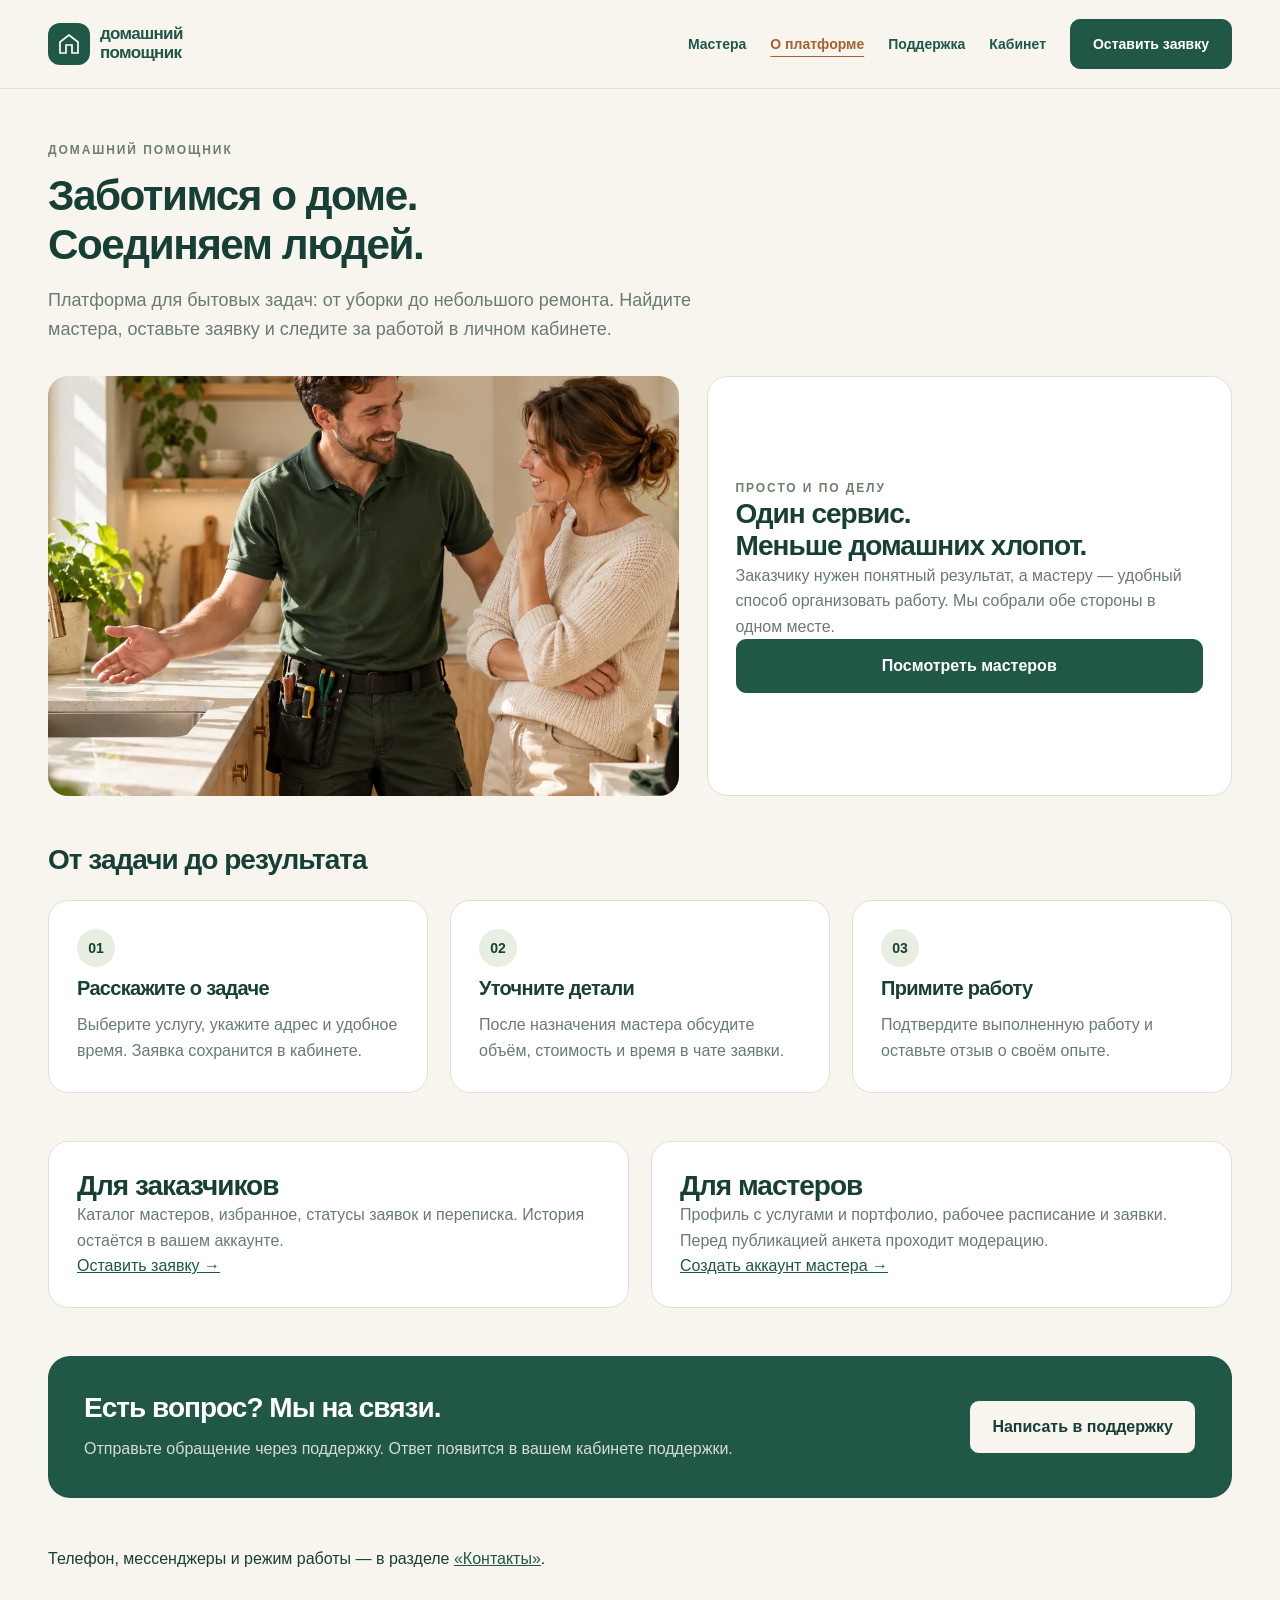
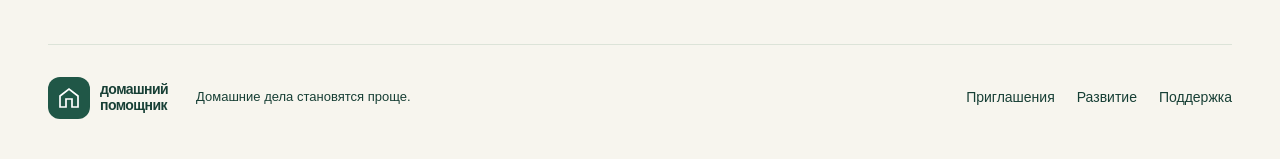
<file: Code/about.html>
<!DOCTYPE html>
<html lang="ru">
<head>
    <meta charset="UTF-8">
    <meta name="viewport" content="width=device-width, initial-scale=1.0">
    <title>О нас - Домашний помощник</title>
    <link rel="stylesheet" href="https://cdnjs.cloudflare.com/ajax/libs/font-awesome/6.0.0-beta3/css/all.min.css">
    <link rel="stylesheet" href="assets/css/about.css">
    <link rel="stylesheet" href="assets/css/modern-pages.css">
    <link rel="stylesheet" href="assets/css/desktop-pages.css?v=20260930-1">
    <link rel="stylesheet" href="assets/css/mobile-pages.css?v=20260930-1">
    <script defer src="assets/js/mobile-pages.js?v=20260930-1"></script>
</head>
<body class="page page-about">
    <!-- Шапка -->
    <header class="dp-header"><div class="dp-header-inner"><a class="dp-brand" href="/" aria-label="Домашний помощник — главная"><svg viewBox="0 0 24 24" fill="none" stroke="currentColor" stroke-width="1.7" aria-hidden="true"><path d="m3 10 9-7 9 7v11h-6v-8H9v8H3Z"/></svg><span>домашний<br>помощник</span></a><nav class="dp-nav" aria-label="Основная навигация"><a href="/masters">Мастера</a><a href="/about" aria-current="page">О платформе</a><a href="/support">Поддержка</a><a href="/account">Кабинет</a><a class="dp-button" href="/application">Оставить заявку</a></nav></div></header>
<main class="dp-main"><section class="dp-intro"><p class="dp-eyebrow">Домашний помощник</p><h1>Заботимся о доме.<br>Соединяем людей.</h1><p>Платформа для бытовых задач: от уборки до небольшого ремонта. Найдите мастера, оставьте заявку и следите за работой в личном кабинете.</p></section>
<div class="dp-about-lead"><img src="assets/images/home/service-about-v1.webp" alt="Мастер обсуждает работу с хозяйкой квартиры" width="800" height="520"><div class="dp-panel"><p class="dp-eyebrow">Просто и по делу</p><h2>Один сервис.<br>Меньше домашних хлопот.</h2><p>Заказчику нужен понятный результат, а мастеру — удобный способ организовать работу. Мы собрали обе стороны в одном месте.</p><a class="dp-button" href="/masters">Посмотреть мастеров</a></div></div>
<section class="dp-section"><h2>От задачи до результата</h2><div class="dp-grid"><article class="dp-panel"><span class="dp-number">01</span><h3>Расскажите о задаче</h3><p>Выберите услугу, укажите адрес и удобное время. Заявка сохранится в кабинете.</p></article><article class="dp-panel"><span class="dp-number">02</span><h3>Уточните детали</h3><p>После назначения мастера обсудите объём, стоимость и время в чате заявки.</p></article><article class="dp-panel"><span class="dp-number">03</span><h3>Примите работу</h3><p>Подтвердите выполненную работу и оставьте отзыв о своём опыте.</p></article></div></section>
<section class="dp-section dp-grid two"><article class="dp-panel"><h2>Для заказчиков</h2><p>Каталог мастеров, избранное, статусы заявок и переписка. История остаётся в вашем аккаунте.</p><a href="/application">Оставить заявку →</a></article><article class="dp-panel"><h2>Для мастеров</h2><p>Профиль с услугами и портфолио, рабочее расписание и заявки. Перед публикацией анкета проходит модерацию.</p><a href="/account">Создать аккаунт мастера →</a></article></section>
<section class="dp-section dp-banner"><div><h2>Есть вопрос? Мы на связи.</h2><p>Отправьте обращение через поддержку. Ответ появится в вашем кабинете поддержки.</p></div><a class="dp-button" href="/support">Написать в поддержку</a></section><p class="dp-section">Телефон, мессенджеры и режим работы — в разделе <a href="/#contact">«Контакты»</a>.</p></main>
<footer class="dp-footer"><a class="dp-brand" href="/" aria-label="Домашний помощник — главная"><svg viewBox="0 0 24 24" fill="none" stroke="currentColor" stroke-width="1.7" aria-hidden="true"><path d="m3 10 9-7 9 7v11h-6v-8H9v8H3Z"/></svg><span>домашний<br>помощник</span></a><p>Домашние дела становятся проще.</p><nav aria-label="Дополнительная навигация"><a href="/referral">Приглашения</a><a href="/roadmap">Развитие</a><a href="/support">Поддержка</a></nav></footer>
<script src="assets/js/site-safe.js"></script></body></html>
</file>
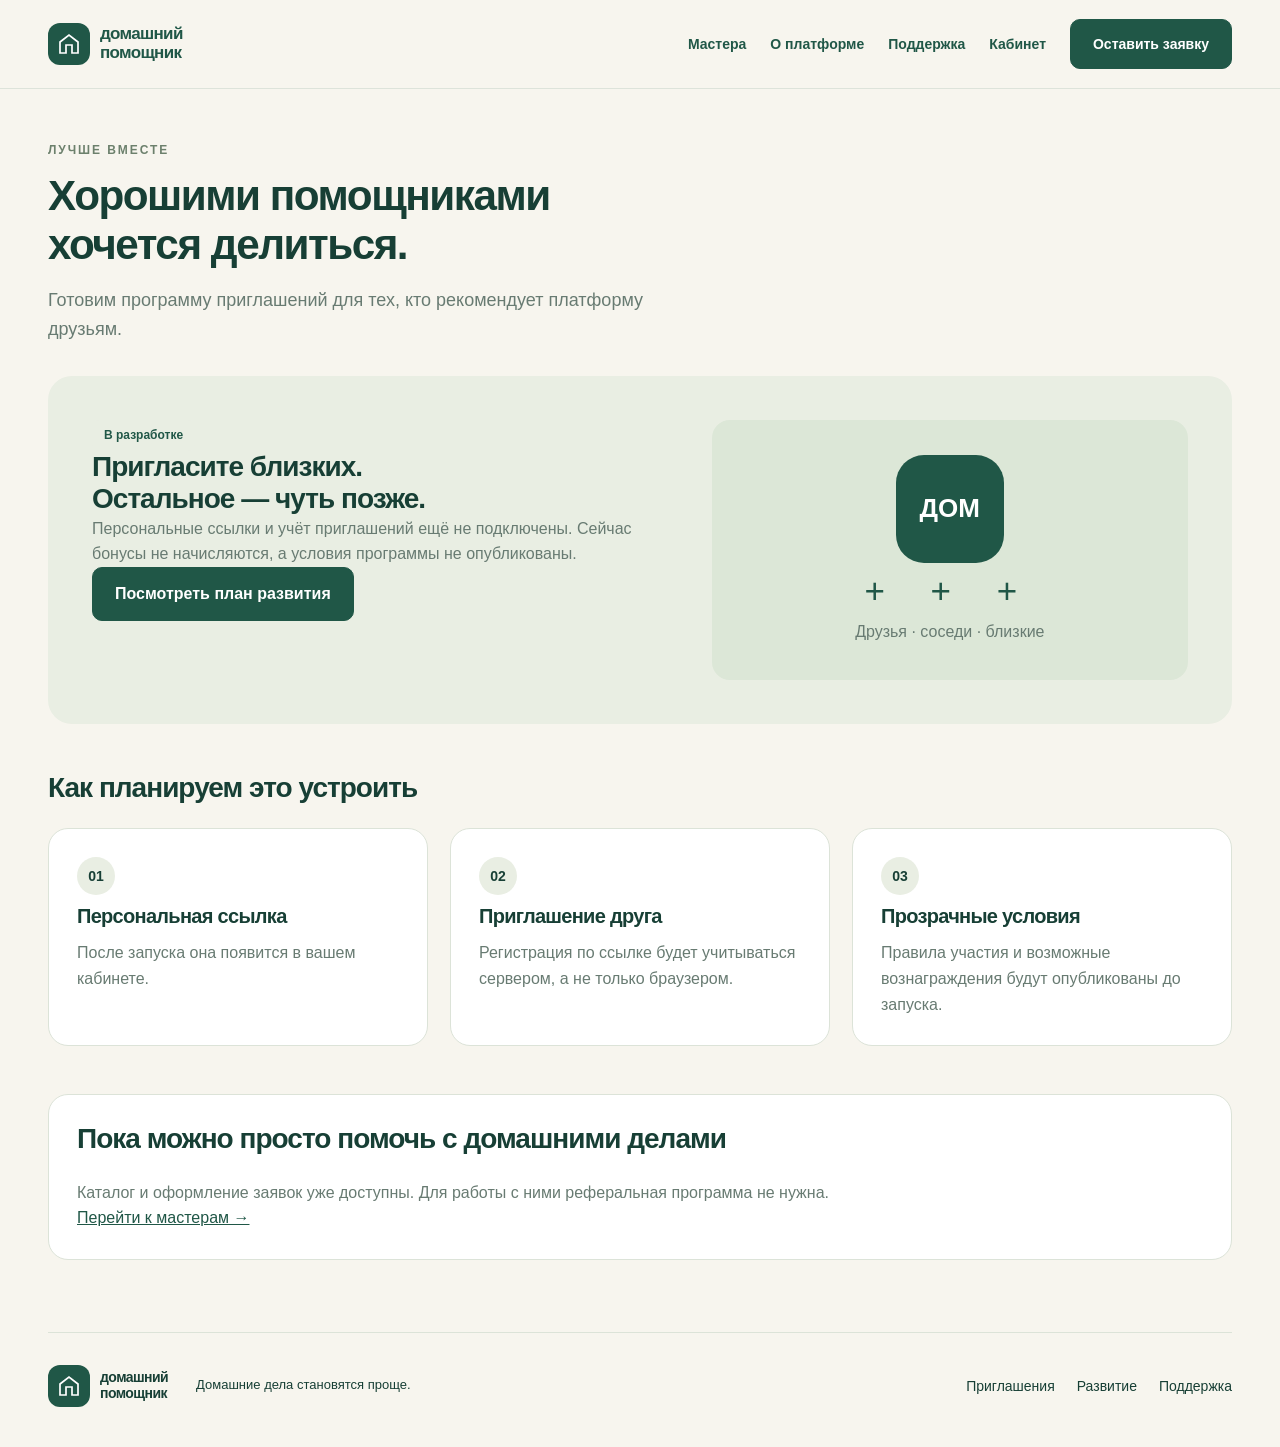
<file: Code/referral.html>
<!DOCTYPE html>
<html lang="ru">
<head>
    <meta charset="UTF-8">
    <meta name="viewport" content="width=device-width, initial-scale=1.0">
    <title>Реферальная система - Домашний помощник</title>
    <link rel="stylesheet" href="https://cdnjs.cloudflare.com/ajax/libs/font-awesome/6.0.0-beta3/css/all.min.css">
    <link rel="stylesheet" href="assets/css/referral.css">
    <link rel="stylesheet" href="assets/css/modern-pages.css">
    <link rel="stylesheet" href="assets/css/desktop-pages.css?v=20260930-1">
    <link rel="stylesheet" href="assets/css/mobile-pages.css?v=20260930-1">
    <script defer src="assets/js/mobile-pages.js?v=20260930-1"></script>
</head>
<body class="page page-referral">
    <!-- Шапка -->
    <header class="dp-header"><div class="dp-header-inner"><a class="dp-brand" href="/" aria-label="Домашний помощник — главная"><svg viewBox="0 0 24 24" fill="none" stroke="currentColor" stroke-width="1.7" aria-hidden="true"><path d="m3 10 9-7 9 7v11h-6v-8H9v8H3Z"/></svg><span>домашний<br>помощник</span></a><nav class="dp-nav" aria-label="Основная навигация"><a href="/masters">Мастера</a><a href="/about">О платформе</a><a href="/support">Поддержка</a><a href="/account">Кабинет</a><a class="dp-button" href="/application">Оставить заявку</a></nav></div></header>
<main class="dp-main"><section class="dp-intro"><p class="dp-eyebrow">Лучше вместе</p><h1>Хорошими помощниками<br>хочется делиться.</h1><p>Готовим программу приглашений для тех, кто рекомендует платформу друзьям.</p></section><section class="dp-referral-feature"><div><span class="dp-status">В разработке</span><h2>Пригласите близких.<br>Остальное — чуть позже.</h2><p>Персональные ссылки и учёт приглашений ещё не подключены. Сейчас бонусы не начисляются, а условия программы не опубликованы.</p><a class="dp-button" href="/roadmap">Посмотреть план развития</a></div><div class="dp-referral-art" aria-hidden="true"><span>ДОМ</span><div>+ + +</div><p>Друзья · соседи · близкие</p></div></section><section class="dp-section"><h2>Как планируем это устроить</h2><div class="dp-grid"><article class="dp-panel"><span class="dp-number">01</span><h3>Персональная ссылка</h3><p>После запуска она появится в вашем кабинете.</p></article><article class="dp-panel"><span class="dp-number">02</span><h3>Приглашение друга</h3><p>Регистрация по ссылке будет учитываться сервером, а не только браузером.</p></article><article class="dp-panel"><span class="dp-number">03</span><h3>Прозрачные условия</h3><p>Правила участия и возможные вознаграждения будут опубликованы до запуска.</p></article></div></section><section class="dp-section dp-panel"><h2>Пока можно просто помочь с домашними делами</h2><p>Каталог и оформление заявок уже доступны. Для работы с ними реферальная программа не нужна.</p><a href="/masters">Перейти к мастерам →</a></section></main>
<footer class="dp-footer"><a class="dp-brand" href="/" aria-label="Домашний помощник — главная"><svg viewBox="0 0 24 24" fill="none" stroke="currentColor" stroke-width="1.7" aria-hidden="true"><path d="m3 10 9-7 9 7v11h-6v-8H9v8H3Z"/></svg><span>домашний<br>помощник</span></a><p>Домашние дела становятся проще.</p><nav aria-label="Дополнительная навигация"><a href="/referral">Приглашения</a><a href="/roadmap">Развитие</a><a href="/support">Поддержка</a></nav></footer>
<script src="assets/js/site-safe.js"></script></body></html>
</file>
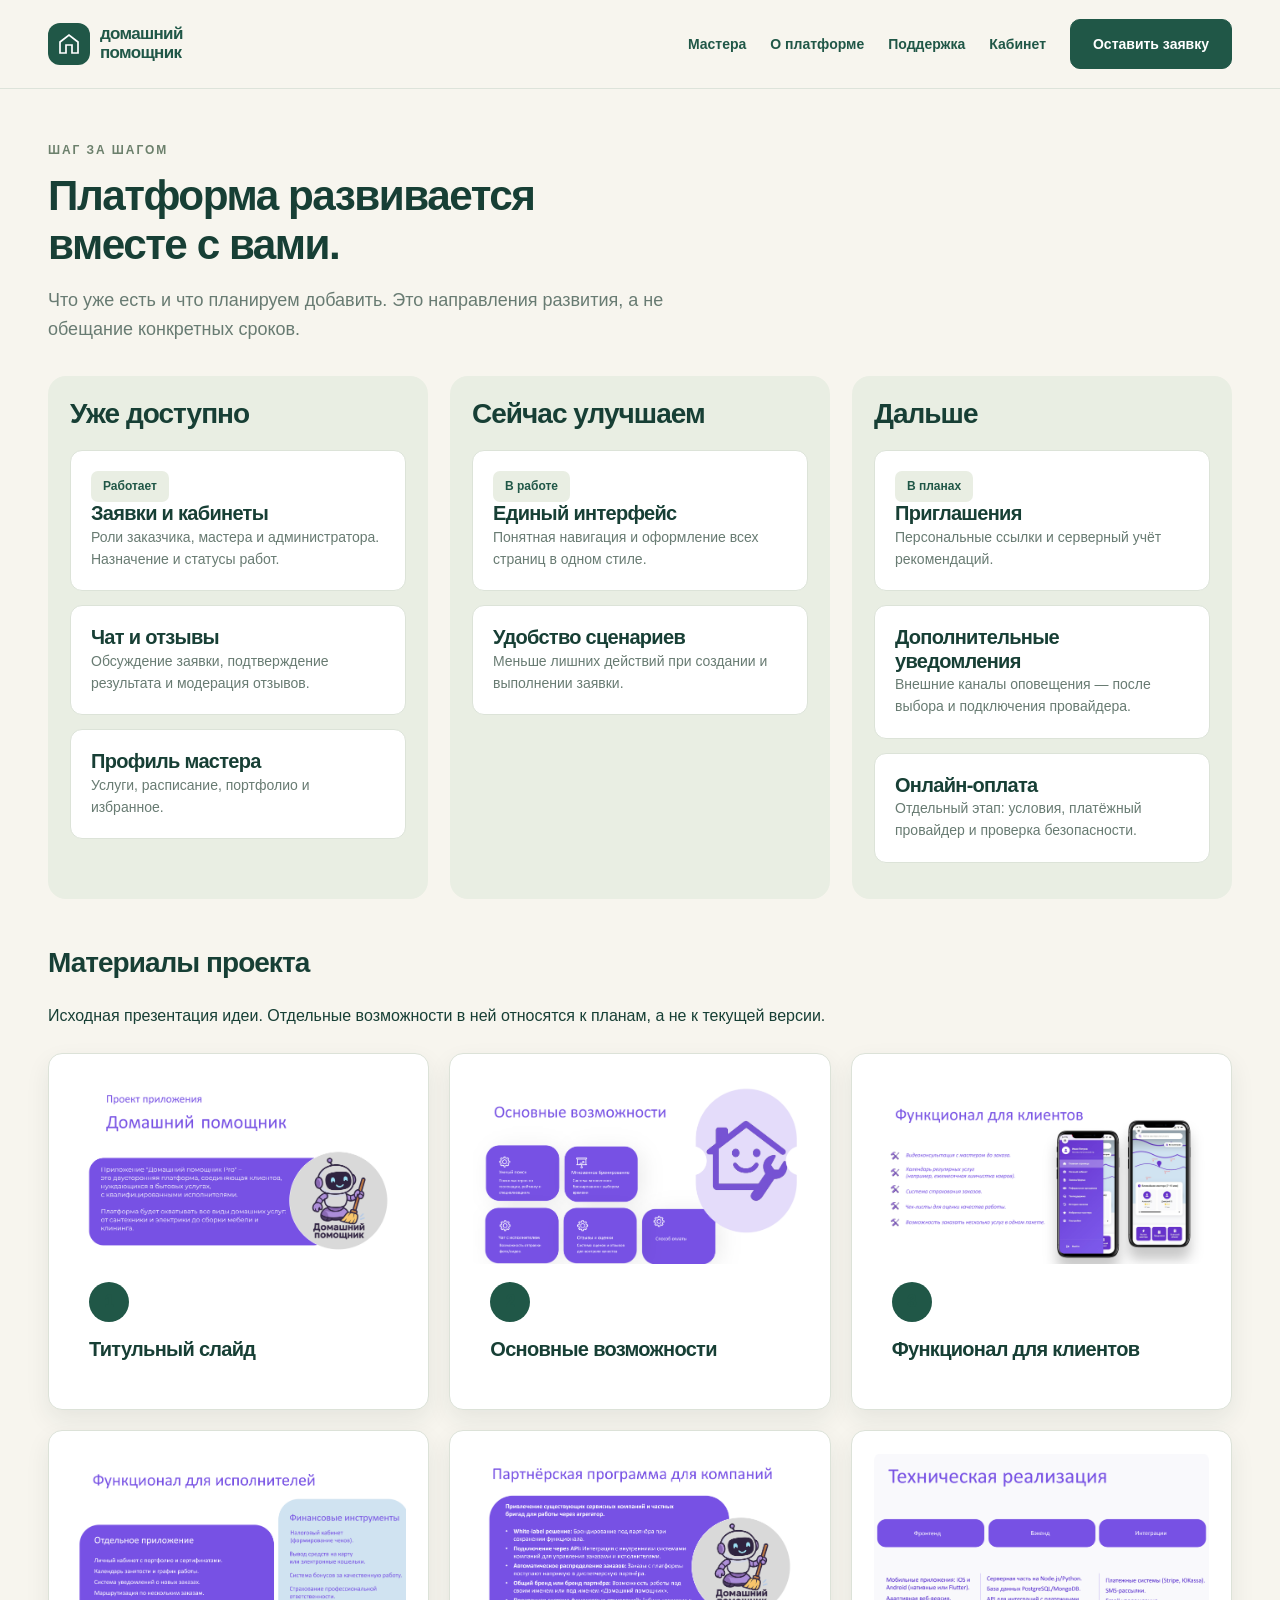
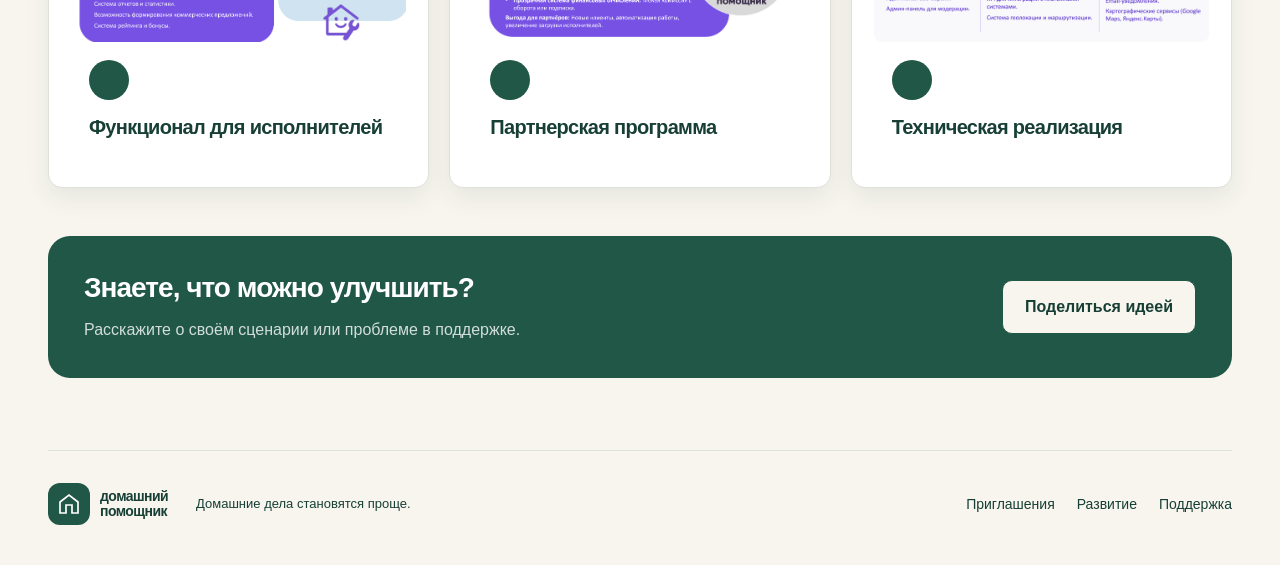
<file: Code/roadmap.html>
<!DOCTYPE html>
<html lang="ru">
<head>
    <meta charset="UTF-8">
    <meta name="viewport" content="width=device-width, initial-scale=1.0">
    <title>Дорожная карта - Домашний помощник</title>
    <link rel="stylesheet" href="https://cdnjs.cloudflare.com/ajax/libs/font-awesome/6.0.0-beta3/css/all.min.css">
    <link rel="stylesheet" href="assets/css/roadmap.css">
    <link rel="stylesheet" href="assets/css/modern-pages.css">
    <link rel="stylesheet" href="assets/css/desktop-pages.css?v=20260930-1">
    <link rel="stylesheet" href="assets/css/mobile-pages.css?v=20260930-1">
    <script defer src="assets/js/mobile-pages.js?v=20260930-1"></script>
</head>
<body class="page page-roadmap">
    <!-- Шапка -->
    <header class="dp-header"><div class="dp-header-inner"><a class="dp-brand" href="/" aria-label="Домашний помощник — главная"><svg viewBox="0 0 24 24" fill="none" stroke="currentColor" stroke-width="1.7" aria-hidden="true"><path d="m3 10 9-7 9 7v11h-6v-8H9v8H3Z"/></svg><span>домашний<br>помощник</span></a><nav class="dp-nav" aria-label="Основная навигация"><a href="/masters">Мастера</a><a href="/about">О платформе</a><a href="/support">Поддержка</a><a href="/account">Кабинет</a><a class="dp-button" href="/application">Оставить заявку</a></nav></div></header>
<main class="dp-main"><section class="dp-intro"><p class="dp-eyebrow">Шаг за шагом</p><h1>Платформа развивается<br>вместе с вами.</h1><p>Что уже есть и что планируем добавить. Это направления развития, а не обещание конкретных сроков.</p></section><div class="dp-roadmap"><section class="dp-roadmap-column"><h2>Уже доступно</h2><article><span class="dp-status">Работает</span><h3>Заявки и кабинеты</h3><p>Роли заказчика, мастера и администратора. Назначение и статусы работ.</p></article><article><h3>Чат и отзывы</h3><p>Обсуждение заявки, подтверждение результата и модерация отзывов.</p></article><article><h3>Профиль мастера</h3><p>Услуги, расписание, портфолио и избранное.</p></article></section><section class="dp-roadmap-column"><h2>Сейчас улучшаем</h2><article><span class="dp-status">В работе</span><h3>Единый интерфейс</h3><p>Понятная навигация и оформление всех страниц в одном стиле.</p></article><article><h3>Удобство сценариев</h3><p>Меньше лишних действий при создании и выполнении заявки.</p></article></section><section class="dp-roadmap-column"><h2>Дальше</h2><article><span class="dp-status">В планах</span><h3>Приглашения</h3><p>Персональные ссылки и серверный учёт рекомендаций.</p></article><article><h3>Дополнительные уведомления</h3><p>Внешние каналы оповещения — после выбора и подключения провайдера.</p></article><article><h3>Онлайн-оплата</h3><p>Отдельный этап: условия, платёжный провайдер и проверка безопасности.</p></article></section></div><section class="dp-section"><h2>Материалы проекта</h2><p>Исходная презентация идеи. Отдельные возможности в ней относятся к планам, а не к текущей версии.</p><div class="presentation-gallery" id="presentationGallery">
                <!-- СЛАЙД 1 -->
                <div class="slide-item">
                    <img src="slides/slide1.png" alt="Слайд 1: Титульный" class="slide-image" data-slide-src="slides/slide1.png">
                    <div class="slide-content">
                        <div class="slide-number">1</div>
                        <h3 class="slide-title">Титульный слайд</h3>
                    </div>
                </div>

                <!-- СЛАЙД 2 -->
                <div class="slide-item">
                    <img src="slides/slide2.png" alt="Слайд 2: Проблема" class="slide-image" data-slide-src="slides/slide2.png">
                    <div class="slide-content">
                        <div class="slide-number">2</div>
                        <h3 class="slide-title">Основные возможности</h3>
                    </div>
                </div>

                <!-- СЛАЙД 3 -->
                <div class="slide-item">
                    <img src="slides/slide3.png" alt="Слайд 3: Решение" class="slide-image" data-slide-src="slides/slide3.png">
                    <div class="slide-content">
                        <div class="slide-number">3</div>
                        <h3 class="slide-title">Функционал для клиентов</h3>
                    </div>
                </div>

                <!-- СЛАЙД 4 -->
                <div class="slide-item">
                    <img src="slides/slide4.png" alt="Слайд 4: Бизнес-модель" class="slide-image" data-slide-src="slides/slide4.png">
                    <div class="slide-content">
                        <div class="slide-number">4</div>
                        <h3 class="slide-title">Функционал для исполнителей</h3>
                    </div>
                </div>

                <!-- СЛАЙД 5 -->
                <div class="slide-item">
                    <img src="slides/slide5.png" alt="Слайд 5: Команда" class="slide-image" data-slide-src="slides/slide5.png">
                    <div class="slide-content">
                        <div class="slide-number">5</div>
                        <h3 class="slide-title">Партнерская программа</h3>
                    </div>
                </div>

                <!-- СЛАЙД 6 -->
                <div class="slide-item">
                    <img src="slides/slide6.png" alt="Слайд 6: Планы" class="slide-image" data-slide-src="slides/slide6.png">
                    <div class="slide-content">
                        <div class="slide-number">6</div>
                        <h3 class="slide-title">Техническая реализация</h3>
                    </div>
                </div>
            </div>

            </section><section class="dp-section dp-banner"><div><h2>Знаете, что можно улучшить?</h2><p>Расскажите о своём сценарии или проблеме в поддержке.</p></div><a class="dp-button" href="/support">Поделиться идеей</a></section><dialog class="slide-modal" id="slideModal" aria-label="Просмотр презентации">
        <div class="modal-content">
            <button class="modal-close" aria-label="Закрыть слайд" data-close-modal>×</button>
            <img src="slides/slide1.png" alt="Просмотр слайда" class="modal-image" id="modalImage">
            <div class="modal-nav">
                <button class="modal-nav-btn" aria-label="Предыдущий слайд" data-slide-direction="-1">❮</button>
                <button class="modal-nav-btn" aria-label="Следующий слайд" data-slide-direction="1">❯</button>
            </div>
        </div></dialog></main>
<footer class="dp-footer"><a class="dp-brand" href="/" aria-label="Домашний помощник — главная"><svg viewBox="0 0 24 24" fill="none" stroke="currentColor" stroke-width="1.7" aria-hidden="true"><path d="m3 10 9-7 9 7v11h-6v-8H9v8H3Z"/></svg><span>домашний<br>помощник</span></a><p>Домашние дела становятся проще.</p><nav aria-label="Дополнительная навигация"><a href="/referral">Приглашения</a><a href="/roadmap">Развитие</a><a href="/support">Поддержка</a></nav></footer>
<script src="assets/js/site-safe.js"></script></body></html>
</file>
<file: Code/assets/css/about.css>
:root {
            --primary-color: #205747;
            --primary-light: #397b60;
            --primary-dark: #12392e;
            --text-color: #333;
            --light-gray: #f5f5f5;
            --white: #ffffff;
        }

        * {
            margin: 0;
            padding: 0;
            box-sizing: border-box;
            font-family: 'Segoe UI', Tahoma, Geneva, Verdana, sans-serif;
        }

        body {
            color: var(--text-color);
            line-height: 1.6;
            background-color: var(--light-gray);
        }

        /* Отключаем подсветку телефонов и номеров */
        a[href^="tel"] {
            color: inherit !important;
            text-decoration: none !important;
        }

        .bank-value, .contact-text, .no-highlight {
            -webkit-tap-highlight-color: transparent !important;
            -webkit-touch-callout: none !important;
            -webkit-user-select: none !important;
            user-select: none !important;
        }

        /* Шапка */
        header {
            background: linear-gradient(135deg, var(--primary-color), var(--primary-light));
            color: var(--white);
            padding: 0.8rem 0;
            box-shadow: 0 4px 12px rgba(0, 0, 0, 0.1);
            text-align: center;
            position: fixed;
            width: 100%;
            top: 0;
            z-index: 1000;
        }

        .header-container {
            max-width: 1200px;
            margin: 0 auto;
            padding: 0 15px;
            display: flex;
            justify-content: space-between;
            align-items: center;
            position: relative;
            height: 50px;
        }

        .header-title {
            font-size: 1.3rem;
            margin: 0 auto;
            position: absolute;
            left: 50%;
            transform: translateX(-50%);
            width: max-content;
            font-weight: 700;
        }

        /* Кнопка меню */
        .menu-btn {
            background: none;
            border: none;
            color: var(--white);
            font-size: 1.2rem;
            cursor: pointer;
            padding: 6px;
            z-index: 1;
            transition: transform 0.3s ease;
        }

        .menu-btn:hover {
            transform: scale(1.1);
        }

        /* Выдвижное меню */
        .mobile-menu {
            position: fixed;
            top: 0;
            left: -300px;
            width: 280px;
            height: 100%;
            background-color: var(--white);
            box-shadow: 2px 0 10px rgba(0, 0, 0, 0.1);
            z-index: 1000;
            transition: left 0.3s ease;
            overflow-y: auto;
        }

        .mobile-menu.open {
            left: 0;
        }

        .menu-header {
            background: linear-gradient(135deg, var(--primary-color), var(--primary-light));
            color: var(--white);
            padding: 1rem 1.5rem;
            display: flex;
            justify-content: space-between;
            align-items: center;
        }

        .menu-header h3 {
            font-size: 1.1rem;
        }

        .close-menu {
            background: none;
            border: none;
            color: var(--white);
            font-size: 1.2rem;
            cursor: pointer;
        }

        .menu-items {
            padding: 1rem 0;
        }

        .menu-item {
            display: block;
            padding: 10px 20px;
            color: var(--text-color);
            text-decoration: none;
            transition: all 0.2s ease;
            border-left: 4px solid transparent;
            font-size: 0.9rem;
        }

        .menu-item:hover {
            background-color: rgba(32,87,71, 0.05);
            border-left: 4px solid var(--primary-color);
            color: var(--primary-color);
        }

        .menu-icon {
            width: 18px;
            margin-right: 10px;
            text-align: center;
            font-size: 0.85rem;
        }

        .menu-overlay {
            position: fixed;
            top: 0;
            left: 0;
            right: 0;
            bottom: 0;
            background-color: rgba(0, 0, 0, 0.5);
            z-index: 999;
            opacity: 0;
            visibility: hidden;
            transition: all 0.3s ease;
        }

        .menu-overlay.open {
            opacity: 1;
            visibility: visible;
        }

        /* Основной контейнер */
        .help-container {
            max-width: 1200px;
            margin: 0 auto;
            padding: 15px;
            display: flex;
            flex-direction: column;
        }

        /* ОТСТУП ОТ ШАПКИ ДЛЯ МОБИЛЬНЫХ */
        @media (max-width: 768px) {
            .help-container {
                padding-top: 80px; /* УМЕНЬШИЛ ОТСТУП */
            }
        }

        @media (min-width: 769px) {
            .help-container {
                padding-top: 120px;
                flex-direction: row;
                align-items: flex-start;
                gap: 40px;
            }
        }

        /* Меню разделов - УЛУЧШИЛ ОТСТУПЫ */
        .help-menu {
            margin-bottom: 25px;
        }

        /* Мобильное меню (горизонтальное с прокруткой) */
        @media (max-width: 768px) {
            .help-menu-items {
                display: flex;
                overflow-x: auto;
                gap: 8px;
                margin-bottom: 25px; /* ДОБАВИЛ ОТСТУП СНИЗУ */
                padding: 15px 5px; /* ДОБАВИЛ PADDING ВОКРУГ */
                -webkit-overflow-scrolling: touch;
                scrollbar-width: none;
                background: var(--white);
                border-radius: 12px;
                box-shadow: 0 2px 10px rgba(0, 0, 0, 0.05);
            }

            .help-menu-items::-webkit-scrollbar {
                display: none;
            }

            .help-menu-item {
                flex: 0 0 auto;
                white-space: nowrap;
                padding: 10px 16px;
                background: var(--white);
                border-radius: 20px;
                border: 2px solid var(--primary-light);
                color: var(--primary-color);
                font-weight: 600;
                font-size: 0.82rem;
                transition: all 0.3s ease;
                -webkit-tap-highlight-color: transparent;
            }

            .help-menu-item.active {
                background: var(--primary-color);
                color: var(--white);
                border-color: var(--primary-color);
            }
        }

        /* Десктопное меню */
        @media (min-width: 769px) {
            .help-menu {
                width: 280px;
                position: sticky;
                top: 120px;
            }

            .help-menu-items {
                display: flex;
                flex-direction: column;
                gap: 10px;
            }

            .help-content {
                flex: 1;
            }

            .help-menu-item {
                padding: 15px 20px;
                background: var(--white);
                border-radius: 12px;
                border: 2px solid var(--primary-light);
                color: var(--primary-color);
                font-weight: 600;
                cursor: pointer;
                transition: all 0.3s ease;
                text-align: left;
            }

            .help-menu-item.active {
                background: linear-gradient(135deg, var(--primary-color), var(--primary-light));
                color: var(--white);
                border-color: var(--primary-color);
                transform: translateX(10px);
            }

            .help-menu-item:hover:not(.active) {
                background: rgba(32,87,71, 0.1);
                transform: translateX(5px);
            }
        }

        .help-content {
            display: none;
        }

        .help-content.active {
            display: block;
            animation: fadeIn 0.3s ease;
        }

        @keyframes fadeIn {
            from { opacity: 0; transform: translateY(20px); }
            to { opacity: 1; transform: translateY(0); }
        }

        .help-section {
            margin-bottom: 25px;
        }

        .help-section h2 {
            font-size: 24px;
            font-weight: 700;
            margin-bottom: 20px;
            color: var(--primary-color);
            position: relative;
        }

        .help-section h2:after {
            content: '';
            display: block;
            width: 50px;
            height: 3px;
            background: linear-gradient(135deg, var(--primary-color), var(--primary-light));
            margin-top: 8px;
            border-radius: 2px;
        }

        .help-section p {
            font-size: 15px;
            margin-bottom: 12px;
            color: #333;
            line-height: 1.6;
        }

        /* Карточки информации */
        .info-card {
            background: var(--white);
            padding: 1.5rem;
            border-radius: 14px;
            box-shadow: 0 4px 15px rgba(0, 0, 0, 0.06);
            margin-bottom: 1.5rem;
            border-left: 4px solid var(--primary-color);
        }

        .info-card h3 {
            color: var(--primary-color);
            margin-bottom: 1.2rem;
            display: flex;
            align-items: center;
            gap: 10px;
            font-size: 1.2rem;
        }

        .info-card h3 i {
            font-size: 1.1rem;
        }

        /* Банковские реквизиты */
        .bank-details {
            background: linear-gradient(135deg, #f9faf6, #e9eee3);
            padding: 1.2rem;
            border-radius: 10px;
            border: 1px solid #cbdccf;
        }

        .bank-row {
            display: flex;
            justify-content: space-between;
            margin-bottom: 0.7rem;
            padding-bottom: 0.7rem;
            border-bottom: 1px solid #dce6dc;
        }

        .bank-label {
            font-weight: 600;
            color: var(--primary-dark);
            min-width: 120px;
            font-size: 14px;
        }

        .bank-value {
            color: var(--text-color);
            text-align: right;
            flex: 1;
            font-family: 'Courier New', monospace;
            font-size: 13px;
            -webkit-tap-highlight-color: transparent;
            -webkit-touch-callout: none;
            -webkit-user-select: none;
            user-select: none;
        }

        /* Контактная информация - ИСПРАВИЛ ДЛЯ МОБИЛЬНЫХ */
        .contact-info {
            display: grid;
            grid-template-columns: 1fr;
            gap: 12px;
            margin-top: 1.2rem;
        }

        .contact-item {
            display: flex;
            align-items: center;
            gap: 12px;
            padding: 1.2rem;
            background: var(--white);
            border-radius: 10px;
            box-shadow: 0 2px 8px rgba(0, 0, 0, 0.06);
            border: 1px solid #f0f0f0;
            transition: transform 0.3s ease;
            -webkit-tap-highlight-color: transparent;
        }

        .contact-item:hover {
            transform: translateY(-1px);
        }

        .contact-icon {
            width: 42px;
            height: 42px;
            background: linear-gradient(135deg, var(--primary-color), var(--primary-light));
            border-radius: 50%;
            display: flex;
            align-items: center;
            justify-content: center;
            color: var(--white);
            font-size: 1rem;
            flex-shrink: 0;
        }

        .contact-text {
            flex: 1;
            -webkit-tap-highlight-color: transparent;
            -webkit-touch-callout: none;
            -webkit-user-select: none;
            user-select: none;
        }

        .contact-text strong {
            display: block;
            color: var(--primary-color);
            margin-bottom: 0.2rem;
            font-size: 0.95rem;
        }

        .contact-text span {
            font-size: 0.9rem;
            color: #555;
        }

        /* Аккордеон */
        .accordion {
            margin-bottom: 0.8rem;
            border: 1px solid #eaeaea;
            border-radius: 10px;
            overflow: hidden;
            background: var(--white);
        }

        .accordion-header {
            padding: 16px;
            background: linear-gradient(135deg, #f9faf6, #e9eee3);
            cursor: pointer;
            display: flex;
            justify-content: space-between;
            align-items: center;
            font-weight: 600;
            color: var(--primary-color);
            transition: all 0.3s ease;
            font-size: 0.95rem;
        }

        .accordion-header:hover {
            background: linear-gradient(135deg, #e9eee3, #dce6dc);
        }

        .accordion-header::after {
            content: '+';
            font-size: 20px;
            font-weight: 300;
            transition: transform 0.3s ease;
        }

        .accordion-header.active::after {
            content: '-';
            transform: rotate(180deg);
        }

        .accordion-content {
            padding: 0;
            max-height: 0;
            overflow: hidden;
            transition: all 0.3s ease;
        }

        .accordion-content.active {
            padding: 16px;
            max-height: none;
        }

        .accordion-content p {
            margin-bottom: 0.8rem;
            font-size: 14px;
        }

        /* ИСПРАВИЛ ОТСТУПЫ ДЛЯ СПИСКОВ */
        .accordion-content ul {
            padding-left: 24px; /* УВЕЛИЧИЛ ОТСТУП */
            margin-bottom: 1rem;
        }

        .accordion-content li {
            margin-bottom: 0.5rem;
            position: relative;
            font-size: 14px;
            line-height: 1.5;
        }

        .accordion-content li:before {
            content: '•';
            color: var(--primary-color);
            font-weight: bold;
            position: absolute;
            left: -15px; /* ОТСТУП ДЛЯ ТОЧКИ */
        }

        /* ТАКЖЕ ДЛЯ ОБЫЧНЫХ СПИСКОВ В КАРТОЧКАХ */
        .info-card ul {
            padding-left: 22px;
            margin-bottom: 1rem;
        }

        .info-card li {
            margin-bottom: 0.5rem;
            position: relative;
            font-size: 14px;
            line-height: 1.5;
        }

        .info-card li:before {
            content: '•';
            color: var(--primary-color);
            font-weight: bold;
            position: absolute;
            left: -14px;
        }

        .important-note {
            background: linear-gradient(135deg, #fff3e0, #ffecb3);
            padding: 0.9rem;
            border-radius: 8px;
            border-left: 4px solid #ff9800;
            margin: 1rem 0;
            font-weight: 600;
            font-size: 14px;
        }

        /* Футер */
        footer {
            background: linear-gradient(135deg, #222, #333);
            color: var(--white);
            padding: 2.5rem 0;
            text-align: center;
            margin-top: 3rem;
        }

        .footer-content {
            display: flex;
            justify-content: space-between;
            flex-wrap: wrap;
            max-width: 1200px;
            margin: 0 auto;
            padding: 0 15px;
        }

        .footer-section {
            flex: 1;
            min-width: 250px;
            margin-bottom: 20px;
        }

        .footer-section h3 {
            margin-bottom: 1.2rem;
            color: var(--primary-light);
            font-size: 1.1rem;
        }

        .footer-section p {
            font-size: 0.9rem;
            margin-bottom: 0.5rem;
        }

        .social-icons a {
            color: var(--white);
            font-size: 1.3rem;
            margin: 0 8px;
            transition: color 0.3s ease;
        }

        .social-icons a:hover {
            color: var(--primary-light);
        }

        .copyright {
            margin-top: 1.5rem;
            padding-top: 1.2rem;
            border-top: 1px solid #444;
            font-size: 0.85rem;
        }

        /* Адаптивность для мобильных */
        @media (max-width: 768px) {
            .header-title {
                font-size: 1.2rem;
                position: static;
                transform: none;
                margin: 0;
                order: 2;
                width: auto;
                text-align: center;
                flex: 1;
                padding: 0 8px;
            }

            .header-container {
                flex-wrap: nowrap;
                justify-content: space-between;
                align-items: center;
                height: 50px;
                padding: 0 10px;
            }

            .menu-btn {
                order: 1;
                flex-shrink: 0;
            }

            .bank-row {
                flex-direction: column;
                gap: 0.2rem;
            }

            .bank-label {
                min-width: auto;
                font-size: 13px;
            }

            .bank-value {
                text-align: left;
                font-size: 12px;
            }

            .contact-info {
                grid-template-columns: 1fr;
                gap: 10px;
            }

            .info-card {
                padding: 1.2rem;
            }

            .help-section h2 {
                font-size: 22px;
            }

            .info-card h3 {
                font-size: 1.1rem;
            }

            .contact-item {
                padding: 1rem;
            }

            .contact-icon {
                width: 38px;
                height: 38px;
                font-size: 0.9rem;
            }

            .contact-text strong {
                font-size: 0.9rem;
            }

            .contact-text span {
                font-size: 0.85rem;
            }
        }

        /* Дополнительные улучшения для очень маленьких экранов */
        @media (max-width: 480px) {
            .header-title {
                font-size: 1.1rem;
            }

            .help-menu-item {
                padding: 8px 12px;
                font-size: 0.78rem;
            }

            .info-card {
                padding: 1rem;
            }

            .contact-item {
                padding: 0.9rem;
            }

            .contact-icon {
                width: 36px;
                height: 36px;
                font-size: 0.85rem;
            }

            .bank-details {
                padding: 1rem;
            }
        }

        /* Отключаем выделение для всех номеров и реквизитов */
        .no-highlight {
            -webkit-tap-highlight-color: transparent;
            -webkit-touch-callout: none;
            -webkit-user-select: none;
            user-select: none;
        }
</file>
<file: Code/assets/css/modern-pages.css>
:root {
    --primary-color: #205747;
    --primary-light: #397b60;
    --primary-dark: #12392e;
    --primary-soft: #e9eee3;
    --primary-border: #cbdccf;
    --text-color: #173f35;
    --muted-color: #5e7065;
    --line-color: #dce2d8;
    --light-gray: #f7f5ee;
    --white: #ffffff;
    --success-color: #19754a;
    --warning-color: #a85f00;
    --danger-color: #dc3b46;
    --info-color: #2f7ee6;
    --shadow-sm: 0 10px 24px rgba(25,57,45, 0.08);
    --shadow-md: 0 20px 60px rgba(25,57,45, 0.14);
    --radius-sm: 8px;
    --radius-md: 14px;
    --radius-lg: 24px;
    --container: 1180px;
    --font-main: "Inter", "Segoe UI", system-ui, -apple-system, BlinkMacSystemFont, sans-serif;
}

*,
*::before,
*::after {
    box-sizing: border-box;
}

html {
    scroll-behavior: smooth;
}

body.page {
    margin: 0;
    color: var(--text-color);
    background:
        radial-gradient(circle at 90% 0%, rgba(32,87,71, 0.12), transparent 30%),
        linear-gradient(180deg, #ffffff 0%, var(--light-gray) 360px);
    font-family: var(--font-main);
    line-height: 1.6;
}

body.page a {
    color: inherit;
}

body.page button,
body.page input,
body.page textarea,
body.page select {
    font: inherit;
}

body.page img {
    max-width: 100%;
}

body.page header {
    position: sticky;
    top: 0;
    z-index: 900;
    padding: 0;
    color: var(--text-color);
    background: rgba(255, 255, 255, 0.92);
    border-bottom: 1px solid rgba(220,226,216, 0.92);
    box-shadow: none;
    backdrop-filter: blur(18px);
}

body.page .header-container {
    display: flex;
    align-items: center;
    justify-content: space-between;
    width: min(100% - 40px, var(--container));
    min-height: 78px;
    margin: 0 auto;
    padding: 0;
    gap: 18px;
}

body.page .header-title {
    position: static;
    width: auto;
    margin: 0;
    transform: none;
    color: var(--text-color);
    font-size: clamp(1.18rem, 2vw, 1.55rem);
    font-weight: 900;
    line-height: 1.1;
    letter-spacing: 0;
}

body.page .header-title::before {
    content: "";
    display: inline-block;
    width: 12px;
    height: 12px;
    margin-right: 10px;
    border-radius: 4px;
    background: var(--primary-color);
    box-shadow: 0 0 0 6px rgba(32,87,71, 0.12);
    vertical-align: 0.05em;
}

body.page .menu-btn,
body.page .close-menu,
body.page .admin-btn,
body.page .logout-btn,
body.page .avatar-upload-btn,
body.page .modal-close,
body.page .close-popup,
body.page .close-service-modal {
    display: inline-grid;
    width: 44px;
    height: 44px;
    place-items: center;
    border: 1px solid var(--primary-border);
    border-radius: 999px;
    color: var(--primary-color);
    background: var(--white);
    box-shadow: none;
    transition: transform 0.2s ease, border-color 0.2s ease, box-shadow 0.2s ease, background 0.2s ease;
}

body.page .menu-btn:hover,
body.page .close-menu:hover,
body.page .admin-btn:hover,
body.page .logout-btn:hover,
body.page .avatar-upload-btn:hover,
body.page .modal-close:hover,
body.page .close-popup:hover,
body.page .close-service-modal:hover {
    transform: translateY(-1px);
    border-color: var(--primary-color);
    box-shadow: var(--shadow-sm);
}

body.page .auth-buttons {
    position: static;
    display: flex;
    align-items: center;
    gap: 8px;
}

body.page .mobile-menu {
    position: fixed;
    inset: 0 auto 0 0;
    z-index: 1100;
    width: min(88vw, 360px);
    height: 100%;
    padding: 18px;
    background: var(--white);
    box-shadow: var(--shadow-md);
    transform: translateX(-110%);
    transition: transform 0.24s ease;
    overflow-y: auto;
}

body.page .mobile-menu.open {
    left: 0;
    transform: translateX(0);
}

body.page .menu-header {
    display: flex;
    align-items: center;
    justify-content: space-between;
    gap: 16px;
    padding: 0 0 18px;
    color: var(--text-color);
    background: transparent;
    border-bottom: 1px solid var(--line-color);
}

body.page .menu-header h3 {
    margin: 0;
    color: var(--text-color);
    font-size: 1.1rem;
}

body.page .menu-items {
    display: grid;
    gap: 8px;
    padding: 18px 0 0;
}

body.page .menu-item {
    display: flex;
    align-items: center;
    gap: 12px;
    padding: 13px 12px;
    border: 0;
    border-radius: var(--radius-sm);
    color: var(--text-color);
    font-weight: 750;
    text-decoration: none;
    transition: color 0.2s ease, background 0.2s ease;
}

body.page .menu-item:hover,
body.page .menu-item:focus-visible {
    color: var(--primary-color);
    background: var(--primary-soft);
    outline: none;
}

body.page .menu-icon {
    width: 22px;
    color: var(--primary-color);
    text-align: center;
}

body.page .menu-overlay {
    position: fixed;
    inset: 0;
    z-index: 1000;
    background: rgba(23,63,53, 0.46);
    backdrop-filter: blur(3px);
    opacity: 0;
    visibility: hidden;
    pointer-events: none;
}

body.page .menu-overlay.open {
    opacity: 1;
    visibility: visible;
    pointer-events: auto;
}

body.page .main-container,
body.page .support-container,
body.page .roadmap-container,
body.page .auth-container,
body.page .cabinet-container,
body.page .help-container,
body.page .admin-content {
    width: min(100% - 40px, var(--container));
    max-width: var(--container);
    margin: 0 auto;
    padding: 52px 0;
}

body.page .main-container::before,
body.page .support-container::before,
body.page .roadmap-container::before,
body.page .help-container::before,
body.page .admin-content::before {
    display: block;
    margin: 0 0 10px;
    color: var(--primary-color);
    font-size: 0.78rem;
    font-weight: 900;
    letter-spacing: 0.12em;
    text-transform: uppercase;
}

body.page-application .main-container::before {
    content: "Оформление заявки";
}

body.page-referral .main-container::before {
    content: "Реферальная программа";
}

body.page-support .support-container::before {
    content: "Центр поддержки";
}

body.page-roadmap .roadmap-container::before {
    content: "Презентация проекта";
}

body.page-about .help-container::before {
    content: "Информация о сервисе";
}

body.page-admin .admin-content::before {
    content: "Управление сервисом";
}

body.page .form-title,
body.page .support-title,
body.page .roadmap-title,
body.page .section-title,
body.page .admin-section-title,
body.page .popup-title,
body.page .modal-title {
    margin-top: 0;
    color: var(--text-color);
    font-weight: 900;
    line-height: 1.08;
    letter-spacing: 0;
}

body.page .form-title,
body.page .support-title,
body.page .roadmap-title {
    font-size: clamp(2rem, 5vw, 3.35rem);
}

body.page .section-title,
body.page .admin-section-title {
    font-size: clamp(1.4rem, 3vw, 2rem);
}

body.page .roadmap-description,
body.page .messenger-description,
body.page .faq-answer,
body.page .slide-content p,
body.page .cashback-description,
body.page .stat-label,
body.page .admin-stat-label,
body.page .form-error {
    color: var(--muted-color);
}

body.page .application-form,
body.page .auth-container,
body.page .cabinet-welcome,
body.page .cabinet-section,
body.page .popup,
body.page .service-modal-content,
body.page .info-card,
body.page .stat-card,
body.page .faq-item,
body.page .messenger-card,
body.page .slide-item,
body.page .admin-section,
body.page .admin-stat-card,
body.page .access-check-container,
body.page .modal-content {
    border: 1px solid var(--line-color);
    border-radius: var(--radius-md);
    background: var(--white);
    box-shadow: var(--shadow-sm);
}

body.page .application-form,
body.page .auth-container,
body.page .cabinet-welcome,
body.page .admin-section,
body.page .access-check-container {
    padding: 28px;
}

body.page .form-row {
    display: grid;
    grid-template-columns: repeat(2, minmax(0, 1fr));
    gap: 18px;
}

body.page .form-col,
body.page .form-group {
    min-width: 0;
}

body.page .form-label {
    margin-bottom: 8px;
    color: var(--text-color);
    font-weight: 850;
}

body.page .form-input,
body.page .form-textarea,
body.page .form-control,
body.page .referral-input,
body.page .admin-search input,
body.page .modal-form input,
body.page .modal-form select {
    width: 100%;
    min-height: 48px;
    padding: 12px 14px;
    border: 1px solid var(--line-color);
    border-radius: var(--radius-sm);
    color: var(--text-color);
    background: var(--white);
    transition: border-color 0.2s ease, box-shadow 0.2s ease;
}

body.page .form-textarea {
    min-height: 120px;
    resize: vertical;
}

body.page .form-input:focus,
body.page .form-textarea:focus,
body.page .form-control:focus,
body.page .referral-input:focus,
body.page .admin-search input:focus,
body.page .modal-form input:focus,
body.page .modal-form select:focus {
    border-color: var(--primary-color);
    box-shadow: 0 0 0 4px rgba(32,87,71, 0.12);
    outline: none;
}

body.page .submit-btn,
body.page .auth-btn,
body.page .btn-primary,
body.page .btn,
body.page .service-btn,
body.page .service-select-btn,
body.page .order-type-btn,
body.page .service-toggle-btn,
body.page .balance-btn,
body.page .copy-btn,
body.page .share-btn,
body.page .nav-btn,
body.page .modal-nav-btn,
body.page .admin-btn-action,
body.page .action-btn {
    display: inline-flex;
    min-height: 44px;
    align-items: center;
    justify-content: center;
    gap: 9px;
    padding: 11px 16px;
    border: 1px solid var(--primary-border);
    border-radius: 999px;
    color: var(--primary-dark);
    background: var(--white);
    font-weight: 850;
    text-decoration: none;
    line-height: 1;
    transition: transform 0.2s ease, border-color 0.2s ease, background 0.2s ease, color 0.2s ease, box-shadow 0.2s ease;
}

body.page .submit-btn,
body.page .auth-btn,
body.page .btn-primary,
body.page .copy-btn,
body.page .service-toggle-btn.active,
body.page .order-type-btn.active,
body.page .service-btn.selected {
    border-color: var(--primary-color);
    color: var(--white);
    background: var(--primary-color);
    box-shadow: 0 16px 34px rgba(32,87,71, 0.24);
}

body.page .submit-btn:hover,
body.page .auth-btn:hover,
body.page .btn-primary:hover,
body.page .btn:hover,
body.page .service-btn:hover,
body.page .service-select-btn:hover,
body.page .order-type-btn:hover,
body.page .service-toggle-btn:hover,
body.page .balance-btn:hover,
body.page .copy-btn:hover,
body.page .share-btn:hover,
body.page .nav-btn:hover,
body.page .modal-nav-btn:hover,
body.page .admin-btn-action:hover,
body.page .action-btn:hover {
    transform: translateY(-2px);
    border-color: var(--primary-color);
    box-shadow: var(--shadow-sm);
}

body.page .submit-btn:hover,
body.page .auth-btn:hover,
body.page .btn-primary:hover,
body.page .copy-btn:hover {
    background: var(--primary-dark);
}

body.page .share-whatsapp,
body.page .whatsapp-card .messenger-icon,
body.page .whatsapp-icon {
    --accent: #25d366;
}

body.page .share-telegram,
body.page .telegram-card .messenger-icon,
body.page .telegram-icon {
    --accent: #0088cc;
}

body.page .share-vk,
body.page .vk-card .messenger-icon,
body.page .vk-icon {
    --accent: #4c75a3;
}

body.page .share-btn,
body.page .messenger-icon {
    border-color: color-mix(in srgb, var(--accent, var(--primary-color)) 35%, white);
    color: var(--accent, var(--primary-color));
    background: color-mix(in srgb, var(--accent, var(--primary-color)) 10%, white);
}

body.page .service-toggle,
body.page .order-type,
body.page .auth-tabs,
body.page .help-menu-items,
body.page .slide-navigation,
body.page .admin-section-actions,
body.page .balance-actions,
body.page .share-buttons {
    display: flex;
    flex-wrap: wrap;
    gap: 10px;
}

body.page .auth-tabs,
body.page .help-menu,
body.page .service-toggle {
    padding: 6px;
    border: 1px solid var(--line-color);
    border-radius: var(--radius-md);
    background: var(--white);
    box-shadow: var(--shadow-sm);
}

body.page .auth-tab,
body.page .help-menu-item {
    border-radius: var(--radius-sm);
    color: var(--muted-color);
    font-weight: 850;
    transition: color 0.2s ease, background 0.2s ease;
}

body.page .auth-tab.active,
body.page .help-menu-item.active {
    color: var(--white);
    background: var(--primary-color);
}

body.page .service-selection,
body.page .services-container,
body.page .service-cards,
body.page .program-info,
body.page .referral-link-section,
body.page .referral-history,
body.page .faq-section,
body.page .messengers-section,
body.page .presentation-gallery,
body.page .cabinet-sections,
body.page .admin-stats {
    margin-top: 24px;
}

body.page .info-grid,
body.page .referral-stats,
body.page .messengers-container,
body.page .presentation-gallery,
body.page .cabinet-sections,
body.page .admin-stats {
    display: grid;
    grid-template-columns: repeat(3, minmax(0, 1fr));
    gap: 18px;
}

body.page .cabinet-sections,
body.page .admin-stats {
    grid-template-columns: repeat(4, minmax(0, 1fr));
}

body.page .info-card,
body.page .stat-card,
body.page .faq-item,
body.page .messenger-card,
body.page .slide-item,
body.page .cabinet-section,
body.page .admin-stat-card {
    padding: 22px;
    transition: transform 0.2s ease, border-color 0.2s ease, box-shadow 0.2s ease;
}

body.page .is-clickable,
body.page .slide-image[data-slide-src] {
    cursor: pointer;
}

body.page .is-clickable:focus-visible,
body.page .slide-image[data-slide-src]:focus-visible {
    outline: 3px solid var(--primary-border);
    outline-offset: 3px;
}

body.page .info-card:hover,
body.page .stat-card:hover,
body.page .faq-item:hover,
body.page .messenger-card:hover,
body.page .slide-item:hover,
body.page .cabinet-section:hover,
body.page .admin-stat-card:hover {
    transform: translateY(-2px);
    border-color: var(--primary-border);
    box-shadow: var(--shadow-md);
}

body.page .stat-icon,
body.page .admin-stat-icon,
body.page .feature-icon,
body.page .contact-icon,
body.page .service-icon {
    display: inline-grid;
    width: 44px;
    height: 44px;
    place-items: center;
    border-radius: 14px;
    color: var(--primary-color);
    background: var(--primary-soft);
}

body.page .stat-icon-warning,
body.page .icon-warning {
    color: var(--warning-color);
}

body.page .icon-success {
    color: var(--success-color);
}

body.page .icon-info {
    color: var(--info-color);
}

body.page .stat-number,
body.page .admin-stat-value,
body.page .balance-section p,
body.page #balanceAmount {
    color: var(--primary-dark);
    font-weight: 950;
}

body.page .link-container,
body.page .referral-link-container {
    display: flex;
    gap: 10px;
    align-items: stretch;
    padding: 8px;
    border: 1px solid var(--line-color);
    border-radius: var(--radius-md);
    background: var(--white);
    box-shadow: var(--shadow-sm);
}

body.page .link-container .referral-input,
body.page .referral-link-container .referral-input {
    border-color: transparent;
    box-shadow: none;
}

body.page .referral-help-note {
    margin-top: 1.5rem;
    padding: 1rem;
    border: 1px solid var(--primary-border);
    border-radius: var(--radius-sm);
    background: var(--primary-soft);
}

body.page .referral-help-note h4 {
    margin: 0 0 0.5rem;
    color: var(--primary-color);
}

body.page .referral-help-note ul {
    margin: 0;
    color: var(--muted-color);
    line-height: 1.5;
}

body.page .faq-question,
body.page .accordion-header {
    display: flex;
    align-items: center;
    justify-content: space-between;
    gap: 12px;
    color: var(--text-color);
    font-weight: 900;
}

body.page .faq-answer,
body.page .accordion-content {
    border-top: 1px solid var(--line-color);
}

body.page .messenger-card {
    display: grid;
    grid-template-columns: 54px minmax(0, 1fr) auto;
    align-items: center;
    gap: 14px;
    color: var(--text-color);
    text-decoration: none;
}

body.page .messenger-icon {
    display: inline-grid;
    width: 54px;
    height: 54px;
    place-items: center;
    border-radius: 16px;
    font-size: 1.45rem;
}

body.page .messenger-name {
    color: var(--text-color);
    font-weight: 900;
}

body.page .slide-image {
    display: block;
    width: 100%;
    border-radius: var(--radius-sm);
}

body.page .slide-content {
    padding: 18px;
}

body.page .slide-number {
    color: var(--primary-color);
    font-weight: 950;
}

body.page .slide-title {
    color: var(--text-color);
    font-weight: 900;
}

body.page .service-modal,
body.page .popup-overlay,
body.page .modal {
    background: rgba(23,63,53, 0.52);
    backdrop-filter: blur(5px);
}

body.page .popup,
body.page .service-modal-content,
body.page .modal-content {
    overflow: hidden;
}

body.page .popup-header,
body.page .service-modal-header,
body.page .modal-header,
body.page .admin-section-header {
    border-bottom: 1px solid var(--line-color);
}

body.page .table-responsive,
body.page .services-container {
    overflow-x: auto;
    border: 1px solid var(--line-color);
    border-radius: var(--radius-md);
    background: var(--white);
    box-shadow: var(--shadow-sm);
}

body.page table,
body.page .services-table,
body.page .users-table,
body.page .orders-table {
    width: 100%;
    border-collapse: collapse;
    background: var(--white);
}

body.page th,
body.page td {
    padding: 15px;
    border-bottom: 1px solid var(--line-color);
    text-align: left;
    vertical-align: middle;
}

body.page th {
    color: var(--muted-color);
    background: #f9f8f3;
    font-size: 0.78rem;
    font-weight: 900;
    letter-spacing: 0.08em;
    text-transform: uppercase;
}

body.page tr:last-child td {
    border-bottom: 0;
}

body.page .status-badge,
body.page .referral-status {
    display: inline-flex;
    align-items: center;
    min-height: 30px;
    padding: 6px 10px;
    border-radius: 999px;
    font-size: 0.8rem;
    font-weight: 900;
}

body.page .status-warning,
body.page .status-pending {
    color: #7c4b00;
    background: rgba(243, 163, 36, 0.16);
}

body.page .status-completed,
body.page .success {
    color: #13724c;
    background: rgba(31, 157, 103, 0.12);
}

body.page .error {
    color: var(--danger-color);
}

body.page .admin-header {
    position: sticky;
    top: 0;
    z-index: 900;
    display: flex;
    align-items: center;
    justify-content: space-between;
    gap: 18px;
    padding: 18px min(24px, 4vw);
    color: var(--text-color);
    background: rgba(255, 255, 255, 0.92);
    border-bottom: 1px solid var(--line-color);
    box-shadow: none;
    backdrop-filter: blur(18px);
}

body.page .admin-header h1 {
    margin: 0;
    color: var(--text-color);
    font-size: clamp(1.2rem, 2vw, 1.6rem);
    letter-spacing: 0;
}

body.page .admin-header-actions {
    display: flex;
    align-items: center;
    gap: 10px;
}

body.page-admin .admin-header-actions .admin-btn {
    display: inline-flex;
    width: auto;
    height: auto;
    min-height: 44px;
    padding: 8px 14px;
    border-radius: 8px;
    white-space: nowrap;
}

body.page .current-user-info {
    display: inline-flex;
    align-items: center;
    gap: 9px;
    min-height: 42px;
    padding: 9px 13px;
    border: 1px solid var(--primary-border);
    border-radius: 999px;
    color: var(--primary-dark);
    background: var(--white);
    font-weight: 850;
}

body.page .access-check {
    min-height: 100vh;
    background:
        radial-gradient(circle at 80% 10%, rgba(255, 255, 255, 0.22), transparent 30%),
        linear-gradient(135deg, var(--primary-dark), var(--primary-color));
}

body.page .access-check-container {
    max-width: 480px;
}

body.page .footer-content,
body.page footer .footer-content {
    display: grid;
    grid-template-columns: repeat(3, minmax(0, 1fr));
    width: min(100% - 40px, var(--container));
    max-width: var(--container);
    gap: 30px;
    margin: 0 auto;
    padding: 46px 0 28px;
}

body.page footer {
    color: rgba(255, 255, 255, 0.78);
    background: #173f35;
}

body.page .footer-section h3 {
    margin: 0 0 12px;
    color: var(--white);
    font-size: 1rem;
}

body.page .footer-section p,
body.page .footer-section a,
body.page .copyright p {
    color: rgba(255, 255, 255, 0.72);
}

body.page .social-icons {
    display: flex;
    gap: 10px;
    justify-content: center;
}

body.page .social-icons a {
    display: inline-grid;
    width: 44px;
    height: 44px;
    place-items: center;
    border: 1px solid rgba(255, 255, 255, 0.16);
    border-radius: 999px;
    color: var(--white);
    background: rgba(255, 255, 255, 0.08);
}

body.page .copyright {
    width: min(100% - 40px, var(--container));
    margin: 0 auto;
    padding: 18px 0 26px;
    border-top: 1px solid rgba(255, 255, 255, 0.12);
}

body.page .copyright p {
    margin: 0;
}

@media (max-width: 1020px) {
    body.page .info-grid,
    body.page .referral-stats,
    body.page .messengers-container,
    body.page .presentation-gallery,
    body.page .cabinet-sections,
    body.page .admin-stats,
    body.page .footer-content,
    body.page footer .footer-content {
        grid-template-columns: repeat(2, minmax(0, 1fr));
    }

    body.page .help-container {
        display: block;
    }

    body.page .help-menu {
        margin-bottom: 18px;
    }
}

@media (max-width: 760px) {
    body.page .header-container,
    body.page .main-container,
    body.page .support-container,
    body.page .roadmap-container,
    body.page .auth-container,
    body.page .cabinet-container,
    body.page .help-container,
    body.page .admin-content,
    body.page .footer-content,
    body.page footer .footer-content,
    body.page .copyright {
        width: min(100% - 28px, var(--container));
    }

    body.page .header-container {
        min-height: 68px;
    }

    body.page .header-title {
        font-size: 1.05rem;
    }

    body.page .header-title::before {
        width: 10px;
        height: 10px;
        margin-right: 8px;
    }

    body.page .main-container,
    body.page .support-container,
    body.page .roadmap-container,
    body.page .auth-container,
    body.page .cabinet-container,
    body.page .help-container,
    body.page .admin-content {
        padding: 36px 0;
    }

    body.page .form-row,
    body.page .info-grid,
    body.page .referral-stats,
    body.page .messengers-container,
    body.page .presentation-gallery,
    body.page .cabinet-sections,
    body.page .admin-stats,
    body.page .footer-content,
    body.page footer .footer-content {
        grid-template-columns: 1fr;
    }

    body.page .application-form,
    body.page .auth-container,
    body.page .cabinet-welcome,
    body.page .admin-section,
    body.page .access-check-container {
        padding: 20px;
    }

    body.page .link-container,
    body.page .referral-link-container,
    body.page .admin-section-header,
    body.page .admin-header,
    body.page .admin-header-actions {
        align-items: stretch;
        flex-direction: column;
    }

    body.page-admin .admin-header {
        position: static;
    }

    body.page-admin .admin-header h1 {
        flex: 0 1 auto;
    }

    body.page .submit-btn,
    body.page .auth-btn,
    body.page .btn-primary,
    body.page .copy-btn,
    body.page .service-btn,
    body.page .service-select-btn,
    body.page .order-type-btn,
    body.page .service-toggle-btn,
    body.page .balance-btn,
    body.page .share-btn,
    body.page .nav-btn {
        width: 100%;
    }

    body.page .messenger-card {
        grid-template-columns: 48px minmax(0, 1fr);
    }

    body.page .messenger-arrow {
        display: none;
    }
}

@media (max-width: 440px) {
    body.page .menu-btn,
    body.page .close-menu,
    body.page .admin-btn,
    body.page .logout-btn,
    body.page .avatar-upload-btn,
    body.page .modal-close,
    body.page .close-popup,
    body.page .close-service-modal {
        width: 40px;
        height: 40px;
    }

    body.page .header-title {
        max-width: 210px;
    }

    body.page th,
    body.page td {
        padding: 12px;
    }
}

@media (prefers-reduced-motion: reduce) {
    *, *::before, *::after {
        scroll-behavior: auto !important;
        animation-duration: 0.01ms !important;
        animation-iteration-count: 1 !important;
        transition-duration: 0.01ms !important;
    }
}
</file>
<file: Code/assets/css/desktop-pages.css>
/* Internal-page system. Homepage deliberately does not load this stylesheet. */
body.page .main-container::before,body.page .admin-content::before{display:none}
body.page .dp-footer,body.page .dp-footer a,body.page .dp-footer p{color:#173f35}
body.page.page-account .auth-tabs{box-shadow:none;border:0;border-bottom:1px solid #dce3d8;border-radius:0;padding:0;background:none}
body.page .dp-auth-visual h2{font-size:38px}
body.page .dp-brand{text-align:left}
body.page .primary-btn{background:#205747;color:white}
body.page .faq-section{align-self:start}.page .faq-section .faq-item{box-shadow:none;border:0;border-bottom:1px solid #dce3d8;border-radius:0;padding:0}.page .faq-section .faq-item summary{padding:20px 0}.page .faq-section .faq-item p{padding:0 0 20px}
body.page .ticket-panel,body.page .login-prompt{margin-top:0}
body.page.page-support .support-intro h1{font-size:clamp(32px,3.3vw,44px);line-height:1.15}
body.page.page-admin .admin-stat-card{background:white;padding:24px;border:1px solid #dce3d8;box-shadow:none}
body.page.page-admin .admin-stat-value{color:#173f35;font-size:32px}
body.page.page-master .master-tabs{align-self:start}
body.page .dp-banner h2{color:white}
@media(min-width:960px){body.page.page-account .request-actions .balance-btn{flex:0 1 auto;min-width:120px}body.page .notification{top:auto;bottom:24px;right:24px;max-width:360px}}
@media(min-width:960px){body.page.page-admin .admin-content{display:grid;grid-template-columns:210px minmax(0,1fr);gap:24px}body.page-admin .dp-admin-nav{grid-column:1;grid-row:1/10;display:flex;flex-direction:column;position:sticky;top:24px;align-self:start;background:white;border:1px solid #dce3d8;padding:18px;border-radius:16px}body.page-admin .admin-stats,body.page-admin .admin-section{grid-column:2;margin:0}body.page-admin .admin-stats{grid-row:1}body.page-admin #requestsSection{grid-row:2}body.page-admin #usersSection{grid-row:4}body.page-admin #mastersSection{grid-row:3}}
body.page .mobile-menu,body.page .menu-overlay{display:none!important}
body.page .skip-link{position:fixed;left:16px;top:-100px;padding:12px;background:white;z-index:9999}body.page .skip-link:focus{top:12px}
body.page dialog.slide-modal{border:0;padding:0;margin:auto;width:min(1100px,94vw);height:auto;max-height:94dvh;background:#fff;border-radius:16px;position:fixed;inset:0}body.page dialog.slide-modal:not([open]){display:none}body.page dialog.slide-modal[open]{display:flex}body.page dialog.slide-modal::backdrop{background:#102b24aa}body.page .slide-modal .modal-content{max-width:none;width:100%;padding:48px 18px 18px}body.page .slide-modal .modal-image{max-height:72dvh;width:100%;object-fit:contain}
body.page .master-primary{background:#205747;color:white}body.page .balance-btn{width:auto;border-radius:10px;padding:10px 18px;box-shadow:none}body.page .request-actions{justify-content:flex-start}body.page #favoritesList button{padding:6px 12px;border:1px solid #bacbbb;background:white;margin-left:10px}
body.page :is(input,textarea){caret-color:#205747}body.page ::selection{background:#dce7d7;color:#173f35}body.page table{font-variant-numeric:tabular-nums}
body.page.page-master .master-section:has(#notifications-list){grid-row:8}
.dp-section-heading{display:flex;align-items:center;justify-content:space-between;gap:20px;margin-bottom:24px}.dp-section-heading h2{margin:0}
.dp-about-lead{display:grid;grid-template-columns:1.2fr 1fr;gap:28px;align-items:stretch}.dp-about-lead>img{width:100%;height:100%;max-height:420px;object-fit:cover;border-radius:20px}.dp-about-lead .dp-panel{display:flex;flex-direction:column;justify-content:center}.dp-about-lead h2{font-size:32px}
.dp-referral-feature{display:grid;grid-template-columns:1.2fr 1fr;gap:48px;padding:44px;border-radius:24px;background:#e9eee3}.dp-referral-feature h2{font-size:34px}.dp-referral-feature p{color:#687b72}.dp-referral-art{display:flex;flex-direction:column;align-items:center;justify-content:center;border-radius:18px;background:#dce7d7;min-height:260px}.dp-referral-art>span{display:grid;place-items:center;background:#205747;color:white;width:108px;height:108px;border-radius:28px;font-size:26px;font-weight:700}.dp-referral-art>div{font-size:35px;letter-spacing:18px;color:#205747}
@media(max-width:640px){.dp-about-lead,.dp-referral-feature{grid-template-columns:1fr}.dp-referral-feature{padding:24px;gap:24px}.dp-section-heading{align-items:flex-start;flex-direction:column}.dp-referral-feature h2{font-size:28px}}
:root{--dp-ink:#173f35;--dp-muted:#687b72;--dp-paper:#f7f5ee;--dp-sage:#e9eee3;--dp-line:#dce3d8;--dp-green:#205747}
body.page{background:var(--dp-paper);color:var(--dp-ink);font-family:Arial,Helvetica,sans-serif;line-height:1.6}
body.page *, body.page *::before,body.page *::after{box-sizing:border-box}
body.page [hidden]{display:none!important}
body.page h1,body.page h2,body.page h3,body.page h4{font-family:inherit;letter-spacing:-.035em;color:var(--dp-ink);line-height:1.16}
body.page h1{font-size:clamp(30px,3.3vw,48px)}
body.page h2{font-size:28px}body.page h3{font-size:20px}body.page p{overflow-wrap:anywhere}
body.page a{color:var(--dp-green)}
body.page button,body.page .btn,body.page .submit-btn,body.page .admin-btn{border-radius:10px;box-shadow:none;transition:background .18s,border-color .18s;color:inherit}
body.page button:hover,body.page .btn:hover,body.page .submit-btn:hover{transform:none;box-shadow:none}
body.page :is(input,select,textarea){font:inherit;border:1px solid #cbd7cc;border-radius:10px;background:#fff;color:var(--dp-ink);min-width:0}
body.page :is(input,select){min-height:48px}body.page textarea{resize:vertical}
body.page :is(button,a,input,select,textarea,summary):focus-visible{outline:3px solid #bc753a;outline-offset:3px}
body.page :is(button,a){touch-action:manipulation}
body.page button:disabled{opacity:.55;cursor:not-allowed}
body.page :is(.submit-btn,.primary,.btn-primary,.admin-btn,.service-select-btn,.auth-btn){background:var(--dp-green);color:white;border:1px solid var(--dp-green)}
body.page :is(.info-card,.stat-card,.section-card,.master-section,.admin-section,.ticket-panel,.faq-section,.login-prompt,.request-card){box-shadow:none;border:1px solid var(--dp-line);border-radius:18px}
body.page :is(.info-card,.stat-card,.section-card):hover{transform:none;box-shadow:none}
.dp-header{background:var(--dp-paper)!important;border-bottom:1px solid var(--dp-line);position:relative!important;height:auto!important;padding:0!important;box-shadow:none!important}
.dp-header-inner{max-width:1240px;margin:auto;min-height:88px;padding:16px 28px;display:flex;align-items:center;gap:28px}
.dp-brand{display:flex;align-items:center;gap:10px;font-size:17px;font-weight:800;line-height:1.1;text-decoration:none;letter-spacing:-.04em;flex-shrink:0}
.dp-brand svg{width:42px;height:42px;background:var(--dp-green);color:#fff;padding:9px;border-radius:12px}
.dp-nav{display:flex;align-items:center;gap:24px;margin-left:auto}.dp-nav a{text-decoration:none;font-size:14px;font-weight:600}.dp-nav a:hover{text-decoration:underline;text-underline-offset:6px}
.dp-nav a[aria-current=page]{color:#a5612f;text-decoration:underline;text-underline-offset:7px}
.dp-button{display:inline-flex;align-items:center;justify-content:center;gap:8px;padding:13px 22px;background:var(--dp-green);color:white!important;border:1px solid var(--dp-green);border-radius:10px;font-weight:600;text-decoration:none;min-height:48px}
.dp-button.secondary{background:transparent;color:var(--dp-green)!important;border-color:#bacbbb}
.dp-main{width:min(1184px,calc(100% - 48px));margin:0 auto;padding:52px 0 72px}
.dp-intro{margin-bottom:32px;max-width:760px}.dp-intro h1{margin:12px 0 16px}.dp-intro p{color:var(--dp-muted);font-size:18px;margin:0;max-width:650px}
.dp-eyebrow{font-size:12px!important;font-weight:700;letter-spacing:.16em;text-transform:uppercase;color:#6c806c!important}
.dp-panel{background:#fff;border:1px solid var(--dp-line);border-radius:20px;padding:28px}
.dp-grid{display:grid;grid-template-columns:repeat(3,minmax(0,1fr));gap:22px}
.dp-grid.two{grid-template-columns:repeat(2,minmax(0,1fr))}.dp-section{margin-top:48px}
.dp-section>h2{margin:0 0 24px}.dp-panel h3{margin:10px 0 12px}.dp-panel p{color:var(--dp-muted)}
.dp-number{width:38px;height:38px;display:grid;place-items:center;border-radius:50%;background:var(--dp-sage);font-size:14px;font-weight:700}
.dp-banner{background:var(--dp-green);color:white;border-radius:22px;padding:36px;display:flex;align-items:center;justify-content:space-between;gap:28px}.dp-banner h2,.dp-banner p{color:white}.dp-banner h2{margin:0 0 12px}.dp-banner p{margin:0;opacity:.8}.dp-banner .dp-button{background:var(--dp-paper);color:var(--dp-ink)!important;white-space:nowrap}
.dp-footer{max-width:1184px;margin:0 auto;padding:32px 0 40px;border-top:1px solid var(--dp-line);display:flex;align-items:center;gap:28px;color:var(--dp-muted);background:none!important;box-shadow:none!important}.dp-footer nav{display:flex;gap:22px;margin-left:auto;flex-wrap:wrap}.dp-footer a{text-decoration:none;font-size:14px}.dp-footer p{font-size:13px}
body.page :is(.main-container,.masters-main,.master-main,.support-shell){width:min(1184px,calc(100% - 48px));max-width:1184px;margin:0 auto;padding:44px 0 72px}
.masters-hero{margin:0 0 30px;padding:0;background:none;border:0}.masters-hero h1{margin:10px 0 16px}.hero-copy{color:var(--dp-muted)}
.masters-toolbar{background:var(--dp-sage);border:0;border-radius:18px;padding:22px;gap:16px;box-shadow:none}
.masters-grid{gap:24px;margin-top:28px}.master-card{border:1px solid var(--dp-line);box-shadow:none;border-radius:18px;padding:24px;background:white}.master-card:hover{transform:none;box-shadow:0 8px 20px #173f3508}
.masters-empty{margin-top:28px;border:1px dashed #bdccba;background:transparent;padding:64px 24px;border-radius:20px;text-align:center}.masters-empty h2{font-size:28px}.masters-empty p{color:var(--dp-muted)}
.master-dialog{border:1px solid var(--dp-line);border-radius:22px;max-width:760px;max-height:85dvh}.master-dialog::backdrop{background:#102b2466}
body.page.page-application .main-container{display:grid;grid-template-columns:minmax(0,1fr) 330px;gap:36px;align-items:start}
body.page.page-application .application-form{max-width:none;margin:0;background:white;padding:32px;border:1px solid var(--dp-line);border-radius:20px;box-shadow:none}
body.page.page-application .form-title{font-size:32px;text-align:left;margin-top:0}body.page.page-application .form-group{margin-bottom:22px}
.dp-aside{position:sticky;top:24px;background:var(--dp-sage);border-radius:20px;padding:28px}.dp-aside h2{font-size:24px;margin-top:0}.dp-aside p,.dp-aside li{font-size:15px;color:var(--dp-muted)}.dp-aside ol{padding-left:20px}.dp-aside li{margin:16px 0}
.dp-aside-image{width:100%;aspect-ratio:4/3;object-fit:cover;border-radius:12px;margin-bottom:22px}
body.page.page-application .selected-service{border-radius:12px;background:var(--dp-sage);box-shadow:none}
.service-modal .modal-content{border-radius:20px;max-height:88dvh;overflow:auto}.service-toggle-btn.active,.order-type-btn.active{background:var(--dp-green);color:white}
body.page.page-account .auth-container{width:min(1080px,calc(100% - 48px));max-width:1080px;margin:48px auto 72px;padding:0;background:white;border:1px solid var(--dp-line);border-radius:24px;overflow:hidden;box-shadow:none;position:relative}
.dp-auth-visual{background:var(--dp-sage);padding:44px;display:flex;flex-direction:column;justify-content:space-between;min-height:620px}.dp-auth-visual h2{font-size:38px;margin:0 0 16px}.dp-auth-visual p{color:var(--dp-muted)}.dp-auth-visual img{width:100%;height:260px;object-fit:cover;border-radius:16px;margin-top:30px}
.dp-auth-form{padding:40px}body.page.page-account .auth-tabs{margin:0 0 28px;display:flex;border-bottom:1px solid var(--dp-line);background:none;gap:24px}body.page.page-account .auth-tab{flex:0 1 auto;padding:12px 0;border-radius:0;color:var(--dp-muted);background:none;border:0;border-bottom:2px solid transparent}body.page.page-account .auth-tab.active{color:var(--dp-green);border-bottom-color:var(--dp-green);background:none}
body.page.page-account .auth-form h2{font-size:30px;text-align:left}body.page.page-account .auth-form .form-row{gap:14px}body.page.page-account .auth-form .form-group{margin-bottom:18px}body.page.page-account .auth-form .auth-btn{width:100%;min-height:48px}
body.page.page-account .cabinet-container{width:min(1184px,calc(100% - 48px));max-width:1184px;margin:0 auto;padding:44px 0 72px}
.dp-workspace{display:grid;grid-template-columns:230px minmax(0,1fr);gap:32px;align-items:start}
.dp-sidebar{background:#fff;border:1px solid var(--dp-line);border-radius:18px;padding:22px;position:sticky;top:24px}.dp-sidebar h2{font-size:19px;margin:8px 0 24px}.dp-sidebar nav{display:grid;gap:7px}.dp-sidebar nav a{padding:10px 12px;border-radius:8px;text-decoration:none;font-size:14px;display:block}.dp-sidebar nav a:hover,.dp-sidebar nav a:first-child{background:var(--dp-sage)}.dp-sidebar .dp-caption{font-size:12px;color:var(--dp-muted);margin-top:22px}
.dp-content{min-width:0}.dp-content>h1{font-size:36px;margin:0 0 24px}.dp-content section{scroll-margin-top:24px;margin-bottom:24px}
body.page.page-account .cabinet-welcome{box-shadow:none;border:1px solid var(--dp-line);border-radius:18px;text-align:left;padding:24px;margin:0 0 24px;background:#fff}body.page.page-account .cabinet-welcome h2{font-size:24px}
body.page.page-account .cabinet-sections{display:none}body.page.page-account .dp-inline-section{background:white;border:1px solid var(--dp-line);border-radius:18px;padding:26px;margin-bottom:24px}.dp-inline-section>h2{font-size:24px;margin-top:0}
.request-card{padding:22px;margin-bottom:16px}.request-card__head{gap:14px}.request-status{font-size:12px;padding:5px 10px;border-radius:6px;background:var(--dp-sage)}.request-actions{display:flex;flex-wrap:wrap;gap:10px;margin-top:18px}.request-actions button{padding:9px 14px;min-height:42px}.request-extra form{display:grid;gap:10px}.request-extra input{width:100%}
body.page.page-master .master-main{display:grid;grid-template-columns:230px minmax(0,1fr);gap:28px}.master-heading{grid-column:1/-1;margin:0}body.page.page-master .master-tabs{grid-column:1;grid-row:2/10;display:flex;flex-direction:column;position:sticky;top:24px;padding:20px;border:1px solid var(--dp-line);border-radius:18px;background:white;gap:6px}.master-tabs a{display:block;border:0;border-radius:8px;padding:12px;text-decoration:none}.master-tabs a:hover{background:var(--dp-sage)}
body.page.page-master .master-section,body.page.page-master #global-message{grid-column:2;margin:0;padding:28px;background:white;min-width:0}body.page.page-master .master-section h2{font-size:25px}.master-grid{gap:20px}.master-item{border:1px solid var(--dp-line);border-radius:12px;box-shadow:none}.master-heading h1{margin:0 0 10px}.master-heading p{color:var(--dp-muted)}
body.page.page-admin .admin-header{background:var(--dp-paper);color:var(--dp-ink);border-bottom:1px solid var(--dp-line);box-shadow:none;padding:24px max(24px,calc((100% - 1184px)/2))}.admin-header h1{font-size:26px}.admin-header-actions{flex-wrap:wrap}body.page.page-admin .admin-content{width:min(1184px,calc(100% - 48px));max-width:1184px;padding:32px 0 72px;margin:auto}.admin-section{padding:24px;background:white;margin-bottom:24px;scroll-margin-top:24px}.admin-section-title{font-size:23px}.admin-stats{gap:20px;margin:24px 0}body.page.page-admin .stat-card{padding:24px;background:white}body.page.page-admin .stat-value{font-size:32px}body.page.page-admin .users-table th,body.page.page-admin .orders-table th{background:var(--dp-sage);font-size:13px;color:var(--dp-ink)}body.page.page-admin td{font-size:14px;vertical-align:top}.admin-ticket{padding:20px;background:var(--dp-paper);border:1px solid var(--dp-line);border-radius:12px}.dp-admin-nav{display:flex;gap:10px;flex-wrap:wrap}.dp-admin-nav a{padding:10px 16px;background:var(--dp-sage);border-radius:8px;text-decoration:none;font-size:14px}
.support-shell{display:grid;grid-template-columns:minmax(0,1fr) minmax(0,1fr);gap:28px}.support-intro{grid-column:1/-1;max-width:740px;margin-bottom:8px}.support-intro h2{font-size:44px;margin:10px 0 16px}.support-intro p{color:var(--dp-muted)}.faq-section{padding:28px;background:white}.faq-section h2{font-size:25px}.faq-section details{border-bottom:1px solid var(--dp-line);padding:20px 0}.faq-section summary{cursor:pointer;font-weight:600}.faq-section details p{font-size:15px;color:var(--dp-muted)}.ticket-panel,.login-prompt{padding:28px;background:white;align-self:start}.ticket-panel h2{font-size:25px}.ticket-panel form{display:grid;gap:16px}.ticket-panel label{display:grid;gap:8px}.ticket-panel input,.ticket-panel textarea{width:100%;padding:12px}.ticket-panel button{min-height:48px}
.dp-status{display:inline-flex;background:var(--dp-sage);color:var(--dp-green);padding:6px 12px;border-radius:7px;font-size:12px;font-weight:700}
.dp-roadmap{display:grid;grid-template-columns:repeat(3,minmax(0,1fr));gap:22px}.dp-roadmap-column{background:var(--dp-sage);border-radius:18px;padding:22px}.dp-roadmap-column h2{font-size:21px;margin:0 0 20px}.dp-roadmap-column article{background:white;border:1px solid var(--dp-line);border-radius:12px;padding:20px;margin:14px 0}.dp-roadmap-column h3{font-size:18px}.dp-roadmap-column p{font-size:14px;color:var(--dp-muted)}
body.page.page-roadmap .presentation-gallery{grid-template-columns:repeat(3,minmax(0,1fr));gap:20px}.slide-item{box-shadow:none;border:1px solid var(--dp-line);border-radius:14px;overflow:hidden}.slide-item:hover{transform:none}.slide-title{font-size:18px}.slide-image{width:100%;height:auto;aspect-ratio:16/9;object-fit:contain;background:white;cursor:zoom-in}
@media(min-width:960px){body.page.page-account .auth-container[style*="block"]{display:grid!important;grid-template-columns:.95fr 1.05fr}.dp-auth-visual{grid-column:1}.dp-auth-form{grid-column:2}body.page.page-account .auth-form{max-width:none}}
@media(max-width:959px){.dp-header-inner{flex-wrap:wrap;gap:16px}.dp-nav{gap:16px;flex-wrap:wrap}.dp-nav a{font-size:13px}.dp-workspace,body.page.page-master .master-main{grid-template-columns:1fr}.dp-sidebar,body.page.page-master .master-tabs{position:static;grid-column:1;grid-row:auto}.dp-sidebar nav,body.page.page-master .master-tabs{display:flex;flex-wrap:wrap}body.page.page-master .master-section,body.page.page-master #global-message{grid-column:1}.dp-auth-visual{display:none}body.page.page-application .main-container{grid-template-columns:minmax(0,1fr) 270px;gap:22px}.dp-grid,.dp-roadmap{grid-template-columns:1fr 1fr}.dp-footer{margin:0 24px}.dp-footer nav{gap:14px}body.page.page-account .auth-container{max-width:600px}}
@media(max-width:640px){.dp-header-inner{padding:16px 20px}.dp-brand{font-size:15px}.dp-nav{width:100%;margin:0;gap:10px 18px}.dp-nav .dp-button{padding:8px 12px;min-height:40px}.dp-main,body.page :is(.main-container,.masters-main,.master-main,.support-shell,.cabinet-container){width:calc(100% - 32px);padding:28px 0 44px}.dp-intro h1,.support-intro h2{font-size:32px}.dp-intro p{font-size:16px}.dp-grid,.dp-grid.two,.dp-roadmap,.support-shell,body.page.page-application .main-container{grid-template-columns:1fr}.dp-aside{position:static}.dp-panel,.faq-section,.ticket-panel,.login-prompt,body.page.page-application .application-form{padding:22px}.dp-banner{padding:26px;display:block}.dp-banner .dp-button{margin-top:20px}.dp-footer{display:block}.dp-footer nav{margin-top:20px}body.page.page-account .auth-container{width:calc(100% - 32px);margin:28px auto}.dp-auth-form{padding:24px}body.page.page-account .auth-form .form-row{display:block}body.page.page-master .master-section{padding:22px}body.page.page-roadmap .presentation-gallery{grid-template-columns:1fr}body.page.page-admin .admin-content{width:calc(100% - 24px)}.admin-section{padding:16px}.admin-stats{grid-template-columns:1fr!important}.dp-workspace{gap:20px}.support-intro{grid-column:1}.dp-grid>*{min-width:0}}
@media(prefers-reduced-motion:reduce){body.page *{scroll-behavior:auto!important;animation:none!important;transition:none!important}}
</file>
<file: Code/assets/css/mobile-pages.css>
/* Mobile layer for internal pages. Loaded after desktop-pages.css. */
body.page .dp-mobile-trigger,body.page .dp-mobile-nav{display:none}
@media(max-width:959px){
  body.page .dp-header-inner{min-height:72px;flex-wrap:nowrap;justify-content:space-between}
  body.page .dp-header .dp-nav{display:none}
  body.page .dp-mobile-trigger{display:grid;place-content:center;gap:5px;width:48px;height:48px;margin-left:auto;padding:12px;background:#fff;border:1px solid var(--dp-line);border-radius:12px}
  body.page .dp-mobile-trigger span{display:block;width:22px;height:2px;background:var(--dp-green);border-radius:2px}
  body.page .dp-mobile-nav[open]{display:flex;position:fixed;inset:0 0 0 auto;margin:0 0 0 auto;width:min(88vw,360px);max-width:none;height:100vh;height:100dvh;max-height:none;overflow-y:auto;overscroll-behavior:contain;flex-direction:column;gap:5px;padding:20px;border:0;border-radius:0;background:var(--dp-paper);color:var(--dp-ink);box-shadow:-16px 0 40px #102b2433}
  body.page .dp-mobile-nav::backdrop{background:#102b2480}
  body.page .dp-mobile-links{display:grid;gap:5px}
  body.page .dp-mobile-nav-head{display:flex;align-items:center;justify-content:space-between;min-height:52px;margin-bottom:14px;border-bottom:1px solid var(--dp-line)}
  body.page .dp-mobile-nav-head strong{font-size:22px}
  body.page .dp-mobile-nav-head button{width:48px;height:48px;border:0;background:transparent;font-size:29px}
  body.page .dp-mobile-links>a{display:flex;align-items:center;min-height:48px;padding:10px 14px;border-radius:10px;text-decoration:none;font-size:16px;font-weight:650}
  body.page .dp-mobile-links>a[aria-current=page]{background:var(--dp-sage)}
  body.page .dp-mobile-nav .dp-button{margin-top:12px;color:#fff;justify-content:center}
  body.dp-mobile-open{overflow:hidden}
  body.page .dp-footer{margin-inline:24px}
  body.page .dp-workspace,body.page.page-master .master-main{grid-template-columns:minmax(0,1fr)}
  body.page .dp-sidebar,body.page.page-master .master-tabs{position:static}
  body.page .dp-sidebar nav,body.page.page-master .master-tabs{display:flex;flex-wrap:nowrap;gap:8px;overflow-x:auto;scrollbar-width:thin}
  body.page.page-master .master-tabs{flex-direction:row}
  body.page .dp-sidebar nav a,body.page.page-master .master-tabs a{white-space:nowrap;min-height:44px}
  body.page.page-master .master-tabs a{flex-shrink:0}
  body.page.page-admin .table-responsive{overflow-x:auto;-webkit-overflow-scrolling:touch}
  body.page.page-admin .users-table,body.page.page-admin .orders-table{min-width:650px}
}
@media(max-width:639px){
  body.page{font-size:16px}
  body.page .dp-header-inner{padding:12px 20px}
  body.page .dp-brand{font-size:15px}
  body.page .dp-brand svg{width:42px;height:42px}
  body.page :is(.dp-main,.main-container,.masters-main,.master-main,.support-shell,.cabinet-container,.admin-content){width:calc(100% - 40px);max-width:none;margin-inline:auto;padding-block:30px 52px}
  body.page :is(.dp-intro,.masters-hero,.support-intro){margin-bottom:28px}
  body.page :is(h1,.dp-intro h1,.masters-hero h1){font-size:clamp(30px,8vw,36px);line-height:1.12;letter-spacing:-.04em}
  body.page :is(h2,.support-intro h2){font-size:clamp(24px,7vw,30px)}
  body.page :is(.dp-intro p,.hero-copy,.support-intro p){font-size:16px;line-height:1.55}
  body.page :is(.dp-grid,.dp-grid.two,.dp-roadmap,.support-shell,.presentation-gallery,.masters-grid){display:grid;grid-template-columns:minmax(0,1fr)}
  body.page .dp-panel,body.page .dp-roadmap-column,body.page .faq-section,body.page .ticket-panel,body.page .login-prompt,body.page .admin-section{padding:20px}
  body.page .dp-section{margin-top:36px}
  body.page .dp-banner{padding:24px;display:grid;gap:18px}
  body.page .dp-banner .dp-button{margin:0;width:100%;white-space:normal}
  body.page .dp-footer{margin-inline:20px;padding:28px 0 38px;display:grid;gap:18px}
  body.page .dp-footer p{margin:0}
  body.page .dp-footer nav{display:flex;flex-wrap:wrap;gap:14px;margin:0}
  body.page :is(input,select,textarea){font-size:16px}
  body.page :is(button,.dp-button,.master-primary,.master-outline,.primary-btn,.submit-btn){min-height:44px}
  body.page .masters-toolbar{grid-template-columns:minmax(0,1fr);padding:18px;gap:14px}
  body.page .masters-toolbar label,body.page .masters-toolbar button{width:100%}
  body.page .master-card{min-height:0;padding:20px}
  body.page .master-card__bottom{grid-template-columns:minmax(0,1fr)}
  body.page .master-card__bottom>div{grid-column:auto}
  body.page .masters-empty{padding:40px 20px}
  body.page .masters-empty h2{font-size:25px}
  body.page .master-dialog{width:calc(100% - 20px);max-width:none;max-height:calc(100dvh - 20px);padding:20px}
  body.page .detail-list li{flex-wrap:wrap}
  body.page.page-application .main-container{display:flex;flex-direction:column;gap:20px}
  body.page.page-application .application-form{width:100%;padding:22px}
  body.page.page-application .form-title{font-size:29px}
  body.page.page-application .dp-aside{order:2;width:100%;padding:20px}
  body.page.page-application .dp-aside-image{max-height:210px}
  body.page.page-application .service-modal-content{width:calc(100% - 24px);max-height:calc(100dvh - 24px);display:flex;flex-direction:column;overflow:hidden;border-radius:18px}
  body.page.page-application .service-modal-header{background:var(--dp-paper);padding:16px;flex-shrink:0;gap:12px}
  body.page.page-application .service-modal-title{color:var(--dp-ink);font-size:22px}
  body.page.page-application .close-service-modal{width:44px;height:44px;flex-shrink:0;border:1px solid var(--dp-line);border-radius:10px;color:var(--dp-green);background:#fff}
  body.page.page-application .service-toggle{display:grid;grid-template-columns:1fr 1fr;gap:8px;padding:0 16px 16px;background:var(--dp-paper);flex-shrink:0;border:0;border-radius:0;box-shadow:none}
  body.page.page-application .service-toggle-btn{border-radius:10px;padding:10px;font-size:15px;min-height:52px;box-shadow:none}
  body.page.page-application .services-container{min-height:0;max-height:none;overflow-y:auto;overscroll-behavior:contain;padding:16px;margin-top:0;border:0;border-radius:0;box-shadow:none}
  body.page.page-application .service-cards{margin-top:0}
  body.page.page-application .service-card{padding:16px;border:1px solid var(--dp-line);border-radius:12px;box-shadow:none}
  body.page.page-application .service-card h4{margin-bottom:8px}
  body.page.page-application .service-card p{margin:0 0 12px}
  body.page.page-application .service-select-btn{margin-top:12px;border-radius:10px}
  body.page.page-application :is(.form-row,.service-grid,.order-type-options){grid-template-columns:minmax(0,1fr)}
  body.page.page-application .form-row{gap:0;margin-bottom:0}
  body.page.page-application .order-type{gap:8px;margin-bottom:12px}
  body.page.page-application .order-type-btn{border-radius:10px;box-shadow:none}
  body.page.page-application .application-form>p:not(.dp-eyebrow){margin:0 0 22px}
  body.page.page-account .auth-container{width:calc(100% - 40px);margin:28px auto 52px}
  body.page.page-account .dp-auth-form{padding:22px}
  body.page.page-account .auth-tabs{gap:20px}
  body.page.page-account .auth-tab{font-size:16px;min-height:48px}
  body.page.page-account .auth-form .form-row{display:grid;grid-template-columns:minmax(0,1fr)}
  body.page.page-account .auth-form h2{margin:0 0 12px}
  body.page.page-account .auth-form>p{margin:0 0 20px}
  body.page.page-account .cabinet-container{width:calc(100% - 40px)}
  body.page.page-account .dp-sidebar{padding:16px}
  body.page.page-account .dp-sidebar h2{margin:0 0 12px}
  body.page.page-account .dp-inline-section,body.page.page-account .cabinet-welcome{padding:20px}
  body.page.page-account .cabinet-welcome{display:flex;flex-wrap:wrap;gap:16px}
  body.page.page-account .request-card__head{align-items:flex-start;flex-direction:column}
  body.page.page-account .request-actions{display:grid;grid-template-columns:minmax(0,1fr)}
  body.page.page-account .request-actions button{width:100%}
  body.page.page-master .master-main{display:grid;gap:20px}
  body.page.page-master .master-tabs{grid-column:1;grid-row:auto;padding:12px;margin:4px 0}
  body.page.page-master .master-section,body.page.page-master #global-message{grid-column:1;padding:20px}
  body.page.page-master .master-grid{grid-template-columns:minmax(0,1fr)}
  body.page.page-master .master-section-title{flex-wrap:wrap}
  body.page.page-admin .admin-header{padding:20px}
  body.page.page-admin .admin-header-actions{display:grid;grid-template-columns:1fr 1fr;gap:8px;width:100%}
  body.page.page-admin .current-user-info{grid-column:1/-1;justify-content:flex-start;order:-1}
  body.page.page-admin .admin-header h1{font-size:25px;text-align:left;margin-bottom:18px}
  body.page.page-admin .admin-content{width:calc(100% - 40px)}
  body.page.page-admin .admin-stats{grid-template-columns:repeat(3,minmax(0,1fr))!important;gap:8px}
  body.page.page-admin .admin-stat-card{min-width:0;padding:16px 8px;border:1px solid var(--dp-line);border-radius:12px;box-shadow:none}
  body.page.page-admin .admin-stat-icon{font-size:22px;margin-bottom:8px}
  body.page.page-admin .admin-stat-value{font-size:27px}
  body.page.page-admin .admin-stat-label{font-size:11px;line-height:1.4;overflow-wrap:anywhere}
  body.page.page-admin .admin-section-header{align-items:stretch;flex-direction:column;gap:14px}
  body.page.page-admin .admin-section-title{font-size:22px}
  body.page.page-admin .admin-search{width:100%;max-width:none}
  body.page.page-admin .table-responsive{overflow:visible}
  body.page.page-admin :is(.users-table,.orders-table){display:block;min-width:0;width:100%;border-collapse:separate}
  body.page.page-admin :is(.users-table,.orders-table) thead{position:absolute;width:1px;height:1px;overflow:hidden;clip-path:inset(50%);white-space:nowrap}
  body.page.page-admin :is(.users-table,.orders-table) tbody{display:grid;gap:14px}
  body.page.page-admin :is(.users-table,.orders-table) tr{display:block;border:1px solid var(--dp-line);border-radius:12px;padding:12px;background:var(--dp-paper)}
  body.page.page-admin :is(.users-table,.orders-table) td{display:block;padding:8px 0;border:0;overflow-wrap:anywhere;max-width:100%;white-space:normal}
  body.page.page-admin td[data-mobile-label]::before{content:attr(data-mobile-label);display:block;margin-bottom:3px;color:var(--dp-muted);font-size:12px;font-weight:600}
  body.page.page-admin td :is(select,input){max-width:100%;width:100%}
  body.page.page-admin .action-btn{display:inline-flex;align-items:center;justify-content:center;gap:8px;min-width:44px;min-height:44px;width:100%;height:auto;margin:4px 0;padding:10px}
  body.page.page-admin .action-btn::after{content:attr(title);font-size:14px}
  body.page.page-admin .dp-admin-nav{display:flex;flex-wrap:nowrap;overflow-x:auto;padding-bottom:6px}
  body.page.page-admin .dp-admin-nav a{white-space:nowrap;min-height:44px}
  body.page.page-support .support-shell{gap:20px}
  body.page.page-support .support-intro{grid-column:1}
  body.page.page-support .faq-section details{padding:16px 0}
  body.page.page-support .faq-item{border:0;border-bottom:1px solid var(--dp-line);border-radius:0;box-shadow:none;background:transparent}
  body.page.page-support .faq-item summary{padding:8px 24px 8px 0;min-height:44px}
  body.page.page-support .ticket-panel :is(input,textarea,button){width:100%}
  body.page.page-about .dp-about-lead,body.page.page-referral .dp-referral-feature{grid-template-columns:minmax(0,1fr)}
  body.page.page-referral .dp-referral-feature{padding:20px;gap:22px}
  body.page.page-referral .dp-referral-art{min-height:180px}
  body.page.page-roadmap .presentation-gallery{grid-template-columns:minmax(0,1fr)}
}
@media(max-width:359px){
  body.page .dp-header-inner{padding-inline:16px}
  body.page :is(.dp-main,.main-container,.masters-main,.master-main,.support-shell,.cabinet-container,.admin-content){width:calc(100% - 32px)}
  body.page .dp-footer{margin-inline:16px}
  body.page.page-account .auth-container,body.page.page-account .cabinet-container,body.page.page-admin .admin-content{width:calc(100% - 32px)}
  body.page :is(.dp-panel,.dp-roadmap-column,.faq-section,.ticket-panel,.login-prompt,.admin-section){padding:16px}
}
@media(prefers-reduced-motion:reduce){
  body.page .dp-mobile-nav{transition:none}
}
</file>
<file: Code/assets/css/referral.css>
:root {
            --primary-color: #205747;
            --primary-light: #397b60;
            --primary-dark: #12392e;
            --text-color: #333;
            --light-gray: #f5f5f5;
            --white: #ffffff;
            --success-color: #19754a;
            --warning-color: #a85f00;
            --info-color: #2196F3;
        }

        * {
            margin: 0;
            padding: 0;
            box-sizing: border-box;
            font-family: 'Segoe UI', Tahoma, Geneva, Verdana, sans-serif;
        }

        body {
            color: var(--text-color);
            line-height: 1.6;
            background-color: var(--light-gray);
            transition: all 0.3s ease;
        }

        body.menu-open {
            overflow: hidden;
        }

        /* Шапка */
        header {
            background: linear-gradient(135deg, var(--primary-color), var(--primary-light));
            color: var(--white);
            padding: 1.5rem 0;
            box-shadow: 0 4px 12px rgba(0, 0, 0, 0.1);
            position: relative;
        }

        .header-container {
            max-width: 1200px;
            margin: 0 auto;
            padding: 0 20px;
            display: flex;
            justify-content: space-between;
            align-items: center;
            position: relative;
        }

        .header-title {
            font-size: 2rem;
            margin: 0 auto;
            position: absolute;
            left: 50%;
            transform: translateX(-50%);
            width: max-content;
        }

        /* Кнопка меню */
        .menu-btn {
            background: none;
            border: none;
            color: var(--white);
            font-size: 1.5rem;
            cursor: pointer;
            padding: 8px;
            z-index: 1;
            transition: transform 0.3s ease;
        }

        .menu-btn:hover {
            transform: scale(1.1);
        }

        /* Выдвижное меню */
        .mobile-menu {
            position: fixed;
            top: 0;
            left: -300px;
            width: 280px;
            height: 100%;
            background-color: var(--white);
            box-shadow: 2px 0 10px rgba(0, 0, 0, 0.1);
            z-index: 1000;
            transition: left 0.3s ease;
            overflow-y: auto;
        }

        .mobile-menu.open {
            left: 0;
        }

        .menu-header {
            background: linear-gradient(135deg, var(--primary-color), var(--primary-light));
            color: var(--white);
            padding: 1.5rem;
            display: flex;
            justify-content: space-between;
            align-items: center;
        }

        .close-menu {
            background: none;
            border: none;
            color: var(--white);
            font-size: 1.5rem;
            cursor: pointer;
        }

        .menu-items {
            padding: 1rem 0;
        }

        .menu-item {
            display: block;
            padding: 12px 20px;
            color: var(--text-color);
            text-decoration: none;
            transition: all 0.2s ease;
            border-left: 4px solid transparent;
        }

        .menu-item:hover {
            background-color: rgba(32,87,71, 0.05);
            border-left: 4px solid var(--primary-color);
            color: var(--primary-color);
        }

        .menu-icon {
            width: 24px;
            margin-right: 10px;
            text-align: center;
        }

        .menu-overlay {
            position: fixed;
            top: 0;
            left: 0;
            right: 0;
            bottom: 0;
            background-color: rgba(0, 0, 0, 0.5);
            z-index: 999;
            opacity: 0;
            visibility: hidden;
            transition: all 0.3s ease;
        }

        .menu-overlay.open {
            opacity: 1;
            visibility: visible;
        }

        /* Основной контент */
        .main-container {
            max-width: 1200px;
            margin: 2rem auto;
            padding: 0 20px;
        }

        /* Статистика рефералов */
        .referral-stats {
            display: grid;
            grid-template-columns: repeat(auto-fit, minmax(250px, 1fr));
            gap: 1.5rem;
            margin-bottom: 2rem;
        }

        .stat-card {
            background: var(--white);
            padding: 1.5rem;
            border-radius: 12px;
            box-shadow: 0 5px 15px rgba(0, 0, 0, 0.1);
            text-align: center;
        }

        .stat-icon {
            font-size: 2.5rem;
            margin-bottom: 1rem;
        }

        .stat-number {
            font-size: 2rem;
            font-weight: bold;
            color: var(--primary-color);
            margin-bottom: 0.5rem;
        }

        .stat-label {
            color: #666;
            font-size: 0.9rem;
        }

        /* Реферальная ссылка */
        .referral-link-section {
            background: var(--white);
            padding: 2rem;
            border-radius: 12px;
            box-shadow: 0 5px 15px rgba(0, 0, 0, 0.1);
            margin-bottom: 2rem;
        }

        .section-title {
            color: var(--primary-color);
            margin-bottom: 1.5rem;
            font-size: 1.5rem;
        }

        .link-container {
            display: flex;
            gap: 1rem;
            margin-bottom: 1.5rem;
        }

        .referral-input {
            flex: 1;
            padding: 12px 15px;
            border: 2px solid #ddd;
            border-radius: 8px;
            font-size: 1rem;
            background: #f9f9f9;
        }

        .copy-btn {
            padding: 12px 24px;
            background: var(--primary-color);
            color: var(--white);
            border: none;
            border-radius: 8px;
            cursor: pointer;
            font-weight: bold;
            transition: all 0.3s ease;
        }

        .copy-btn:hover {
            background: var(--primary-dark);
        }

        .share-buttons {
            display: flex;
            gap: 1rem;
            flex-wrap: wrap;
        }

        .share-btn {
            padding: 10px 20px;
            border: none;
            border-radius: 6px;
            cursor: pointer;
            font-weight: 500;
            transition: all 0.3s ease;
            display: flex;
            align-items: center;
            gap: 0.5rem;
        }

        .share-whatsapp {
            background: #25D366;
            color: white;
        }

        .share-telegram {
            background: #0088cc;
            color: white;
        }

        .share-vk {
            background: #4a76a8;
            color: white;
        }

        .share-btn:hover {
            transform: translateY(-2px);
        }

        /* Условия программы */
        .program-info {
            background: var(--white);
            padding: 2rem;
            border-radius: 12px;
            box-shadow: 0 5px 15px rgba(0, 0, 0, 0.1);
            margin-bottom: 2rem;
        }

        .info-grid {
            display: grid;
            grid-template-columns: repeat(auto-fit, minmax(300px, 1fr));
            gap: 1.5rem;
            margin-top: 1.5rem;
        }

        .info-card {
            padding: 1.5rem;
            border-radius: 8px;
            border-left: 4px solid;
        }

        .info-card h4 {
            margin-bottom: 1rem;
            display: flex;
            align-items: center;
            gap: 0.5rem;
        }

        .card-bonus {
            border-left-color: var(--success-color);
            background: rgba(76, 175, 80, 0.1);
        }

        .card-conditions {
            border-left-color: var(--info-color);
            background: rgba(33, 150, 243, 0.1);
        }

        .card-limits {
            border-left-color: var(--warning-color);
            background: rgba(255, 152, 0, 0.1);
        }

        /* История рефералов */
        .referral-history {
            background: var(--white);
            padding: 2rem;
            border-radius: 12px;
            box-shadow: 0 5px 15px rgba(0, 0, 0, 0.1);
        }

        .history-list {
            max-height: 400px;
            overflow-y: auto;
            margin-top: 1.5rem;
        }

        .history-item {
            padding: 1rem;
            border: 1px solid #eee;
            border-radius: 8px;
            margin-bottom: 1rem;
            display: flex;
            justify-content: space-between;
            align-items: center;
        }

        .history-item:last-child {
            margin-bottom: 0;
        }

        .user-info {
            display: flex;
            align-items: center;
            gap: 1rem;
        }

        .user-avatar {
            width: 40px;
            height: 40px;
            border-radius: 50%;
            background: var(--primary-light);
            display: flex;
            align-items: center;
            justify-content: center;
            color: white;
            font-weight: bold;
        }

        .user-name {
            font-weight: 500;
        }

        .referral-status {
            padding: 6px 12px;
            border-radius: 20px;
            font-size: 0.8rem;
            font-weight: 500;
        }

        .status-active {
            background: rgba(76, 175, 80, 0.2);
            color: var(--success-color);
        }

        .status-pending {
            background: rgba(255, 152, 0, 0.2);
            color: var(--warning-color);
        }

        .status-completed {
            background: rgba(33, 150, 243, 0.2);
            color: var(--info-color);
        }

        .bonus-amount {
            color: var(--success-color);
            font-weight: bold;
        }

        /* Уведомления */
        .notification {
            position: fixed;
            top: 20px;
            right: 20px;
            padding: 15px 20px;
            border-radius: 8px;
            color: white;
            font-weight: 500;
            z-index: 1001;
            transform: translateX(100%);
            transition: transform 0.3s ease;
        }

        .notification.success {
            background-color: var(--success-color);
        }

        .notification.error {
            background-color: #f44336;
        }

        .notification.show {
            transform: translateX(0);
        }

        /* Адаптивность */
        @media (max-width: 768px) {
            .header-title {
                font-size: 1.5rem;
                position: static;
                transform: none;
                margin: 0.5rem 0;
                order: 2;
                width: 100%;
                text-align: center;
            }

            .header-container {
                flex-wrap: wrap;
            }

            .menu-btn {
                order: 1;
            }

            .referral-stats {
                grid-template-columns: repeat(2, 1fr);
            }

            .link-container {
                flex-direction: column;
            }

            .share-buttons {
                flex-direction: column;
            }

            .info-grid {
                grid-template-columns: 1fr;
            }

            .history-item {
                flex-direction: column;
                gap: 1rem;
                text-align: center;
            }

            .user-info {
                justify-content: center;
            }

            .referral-link-section,
            .program-info,
            .referral-history {
                padding: 1.5rem;
            }
        }

        @media (max-width: 480px) {
            .referral-stats {
                grid-template-columns: 1fr;
            }
        }
.referral-notice {
    margin: 0 0 1.25rem;
    padding: .9rem 1rem;
    border: 1px solid rgba(32,87,71, .22);
    border-radius: .75rem;
    background: rgba(32,87,71, .08);
}

.share-btn:disabled,
.copy-btn:disabled {
    cursor: not-allowed;
    opacity: .55;
}
</file>
<file: Code/assets/css/roadmap.css>
:root {
            --primary-color: #205747;
            --primary-light: #397b60;
            --primary-dark: #12392e;
            --text-color: #333;
            --light-gray: #f5f5f5;
            --white: #ffffff;
        }

        * {
            margin: 0;
            padding: 0;
            box-sizing: border-box;
            font-family: 'Segoe UI', Tahoma, Geneva, Verdana, sans-serif;
        }

        body {
            color: var(--text-color);
            line-height: 1.6;
            background-color: var(--light-gray);
            transition: all 0.3s ease;
        }

        body.menu-open {
            overflow: hidden;
        }

        /* Шапка */
        header {
            background: linear-gradient(135deg, var(--primary-color), var(--primary-light));
            color: var(--white);
            padding: 1.5rem 0;
            box-shadow: 0 4px 12px rgba(0, 0, 0, 0.1);
            position: relative;
        }

        .header-container {
            max-width: 1200px;
            margin: 0 auto;
            padding: 0 20px;
            display: flex;
            justify-content: space-between;
            align-items: center;
            position: relative;
        }

        .header-title {
            font-size: 2rem;
            margin: 0 auto;
            position: absolute;
            left: 50%;
            transform: translateX(-50%);
            width: max-content;
        }

        /* Кнопка меню */
        .menu-btn {
            background: none;
            border: none;
            color: var(--white);
            font-size: 1.5rem;
            cursor: pointer;
            padding: 8px;
            z-index: 1;
            transition: transform 0.3s ease;
        }

        .menu-btn:hover {
            transform: scale(1.1);
        }

        /* Выдвижное меню */
        .mobile-menu {
            position: fixed;
            top: 0;
            left: -300px;
            width: 280px;
            height: 100%;
            background-color: var(--white);
            box-shadow: 2px 0 10px rgba(0, 0, 0, 0.1);
            z-index: 1000;
            transition: left 0.3s ease;
            overflow-y: auto;
        }

        .mobile-menu.open {
            left: 0;
        }

        .menu-header {
            background: linear-gradient(135deg, var(--primary-color), var(--primary-light));
            color: var(--white);
            padding: 1.5rem;
            display: flex;
            justify-content: space-between;
            align-items: center;
        }

        .close-menu {
            background: none;
            border: none;
            color: var(--white);
            font-size: 1.5rem;
            cursor: pointer;
        }

        .menu-items {
            padding: 1rem 0;
        }

        .menu-item {
            display: block;
            padding: 12px 20px;
            color: var(--text-color);
            text-decoration: none;
            transition: all 0.2s ease;
            border-left: 4px solid transparent;
        }

        .menu-item:hover {
            background-color: rgba(32,87,71, 0.05);
            border-left: 4px solid var(--primary-color);
            color: var(--primary-color);
        }

        .menu-icon {
            width: 24px;
            margin-right: 10px;
            text-align: center;
        }

        .menu-overlay {
            position: fixed;
            top: 0;
            left: 0;
            right: 0;
            bottom: 0;
            background-color: rgba(0, 0, 0, 0.5);
            z-index: 999;
            opacity: 0;
            visibility: hidden;
            transition: all 0.3s ease;
        }

        .menu-overlay.open {
            opacity: 1;
            visibility: visible;
        }

        /* Основной контент */
        .main-container {
            max-width: 1200px;
            margin: 2rem auto;
            padding: 0 20px;
        }

        /* Контейнер дорожной карты */
        .roadmap-container {
            background: var(--white);
            padding: 2rem;
            border-radius: 12px;
            box-shadow: 0 5px 15px rgba(0, 0, 0, 0.1);
        }

        .roadmap-title {
            color: var(--primary-color);
            text-align: center;
            margin-bottom: 2rem;
            font-size: 2.2rem;
            position: relative;
        }

        .roadmap-title:after {
            content: '';
            display: block;
            width: 80px;
            height: 4px;
            background-color: var(--primary-color);
            margin: 15px auto 0;
            border-radius: 2px;
        }

        .roadmap-description {
            text-align: center;
            margin-bottom: 2rem;
            color: #666;
            font-size: 1.1rem;
            max-width: 800px;
            margin-left: auto;
            margin-right: auto;
        }

        /* Галерея презентации */
        .presentation-gallery {
            display: grid;
            grid-template-columns: repeat(auto-fit, minmax(300px, 1fr));
            gap: 2rem;
            margin-top: 2rem;
        }

        .slide-item {
            background: var(--light-gray);
            border-radius: 12px;
            overflow: hidden;
            transition: all 0.3s ease;
            box-shadow: 0 4px 8px rgba(0, 0, 0, 0.1);
        }

        .slide-item:hover {
            transform: translateY(-5px);
            box-shadow: 0 8px 20px rgba(0, 0, 0, 0.15);
        }

        .slide-image {
            width: 100%;
            height: 200px;
            object-fit: cover;
            display: block;
        }

        .slide-content {
            padding: 1.5rem;
        }

        .slide-number {
            background: var(--primary-color);
            color: var(--white);
            width: 40px;
            height: 40px;
            border-radius: 50%;
            display: flex;
            align-items: center;
            justify-content: center;
            font-weight: bold;
            margin-bottom: 1rem;
        }

        .slide-title {
            font-size: 1.2rem;
            color: var(--primary-dark);
            margin-bottom: 0.5rem;
            font-weight: 600;
        }

        .slide-description {
            color: #666;
            line-height: 1.5;
        }

        /* Навигация по слайдам */
        .slide-navigation {
            display: flex;
            justify-content: center;
            gap: 1rem;
            margin-top: 2rem;
            flex-wrap: wrap;
        }

        .nav-btn {
            padding: 10px 20px;
            background: var(--primary-color);
            color: var(--white);
            border: none;
            border-radius: 25px;
            cursor: pointer;
            transition: all 0.3s ease;
            font-weight: 500;
        }

        .nav-btn:hover {
            background: var(--primary-dark);
            transform: translateY(-2px);
        }

        /* Полноэкранный просмотр */
        .slide-modal {
            display: none;
            position: fixed;
            top: 0;
            left: 0;
            width: 100%;
            height: 100%;
            background: rgba(0, 0, 0, 0.9);
            z-index: 1000;
            align-items: center;
            justify-content: center;
        }

        .modal-content {
            max-width: 90%;
            max-height: 90%;
            position: relative;
        }

        .modal-image {
            max-width: 100%;
            max-height: 80vh;
            border-radius: 8px;
        }

        .modal-close {
            position: absolute;
            top: -40px;
            right: 0;
            color: var(--white);
            font-size: 2rem;
            cursor: pointer;
            background: none;
            border: none;
        }

        .modal-nav {
            position: absolute;
            top: 50%;
            width: 100%;
            display: flex;
            justify-content: space-between;
            transform: translateY(-50%);
            padding: 0 20px;
        }

        .modal-nav-btn {
            background: rgba(255, 255, 255, 0.2);
            color: var(--white);
            border: none;
            width: 50px;
            height: 50px;
            border-radius: 50%;
            cursor: pointer;
            font-size: 1.5rem;
            transition: background 0.3s ease;
        }

        .modal-nav-btn:hover {
            background: rgba(255, 255, 255, 0.3);
        }

        /* Адаптивность */
        @media (max-width: 768px) {
            .header-title {
                font-size: 1.5rem;
                position: static;
                transform: none;
                margin: 0.5rem 0;
                order: 2;
                width: 100%;
                text-align: center;
                padding: 0 50px;
            }

            .header-container {
                flex-wrap: wrap;
            }

            .menu-btn {
                order: 1;
            }

            .main-container {
                margin: 1rem auto;
                padding: 0 15px;
            }

            .roadmap-container {
                padding: 1.5rem;
            }

            .roadmap-title {
                font-size: 1.8rem;
                margin-bottom: 1.5rem;
            }

            .presentation-gallery {
                grid-template-columns: 1fr;
                gap: 1.5rem;
            }

            .slide-content {
                padding: 1rem;
            }

            .slide-title {
                font-size: 1.1rem;
            }

            .slide-navigation {
                flex-direction: column;
                align-items: center;
            }

            .nav-btn {
                width: 100%;
                max-width: 250px;
                text-align: center;
            }
        }

        @media (max-width: 480px) {
            .header-title {
                font-size: 1.3rem;
                padding: 0 40px;
            }

            .roadmap-title {
                font-size: 1.5rem;
            }

            .roadmap-description {
                font-size: 1rem;
            }

            .slide-image {
                height: 180px;
            }

            .modal-nav-btn {
                width: 40px;
                height: 40px;
                font-size: 1.2rem;
            }
        }
</file>
